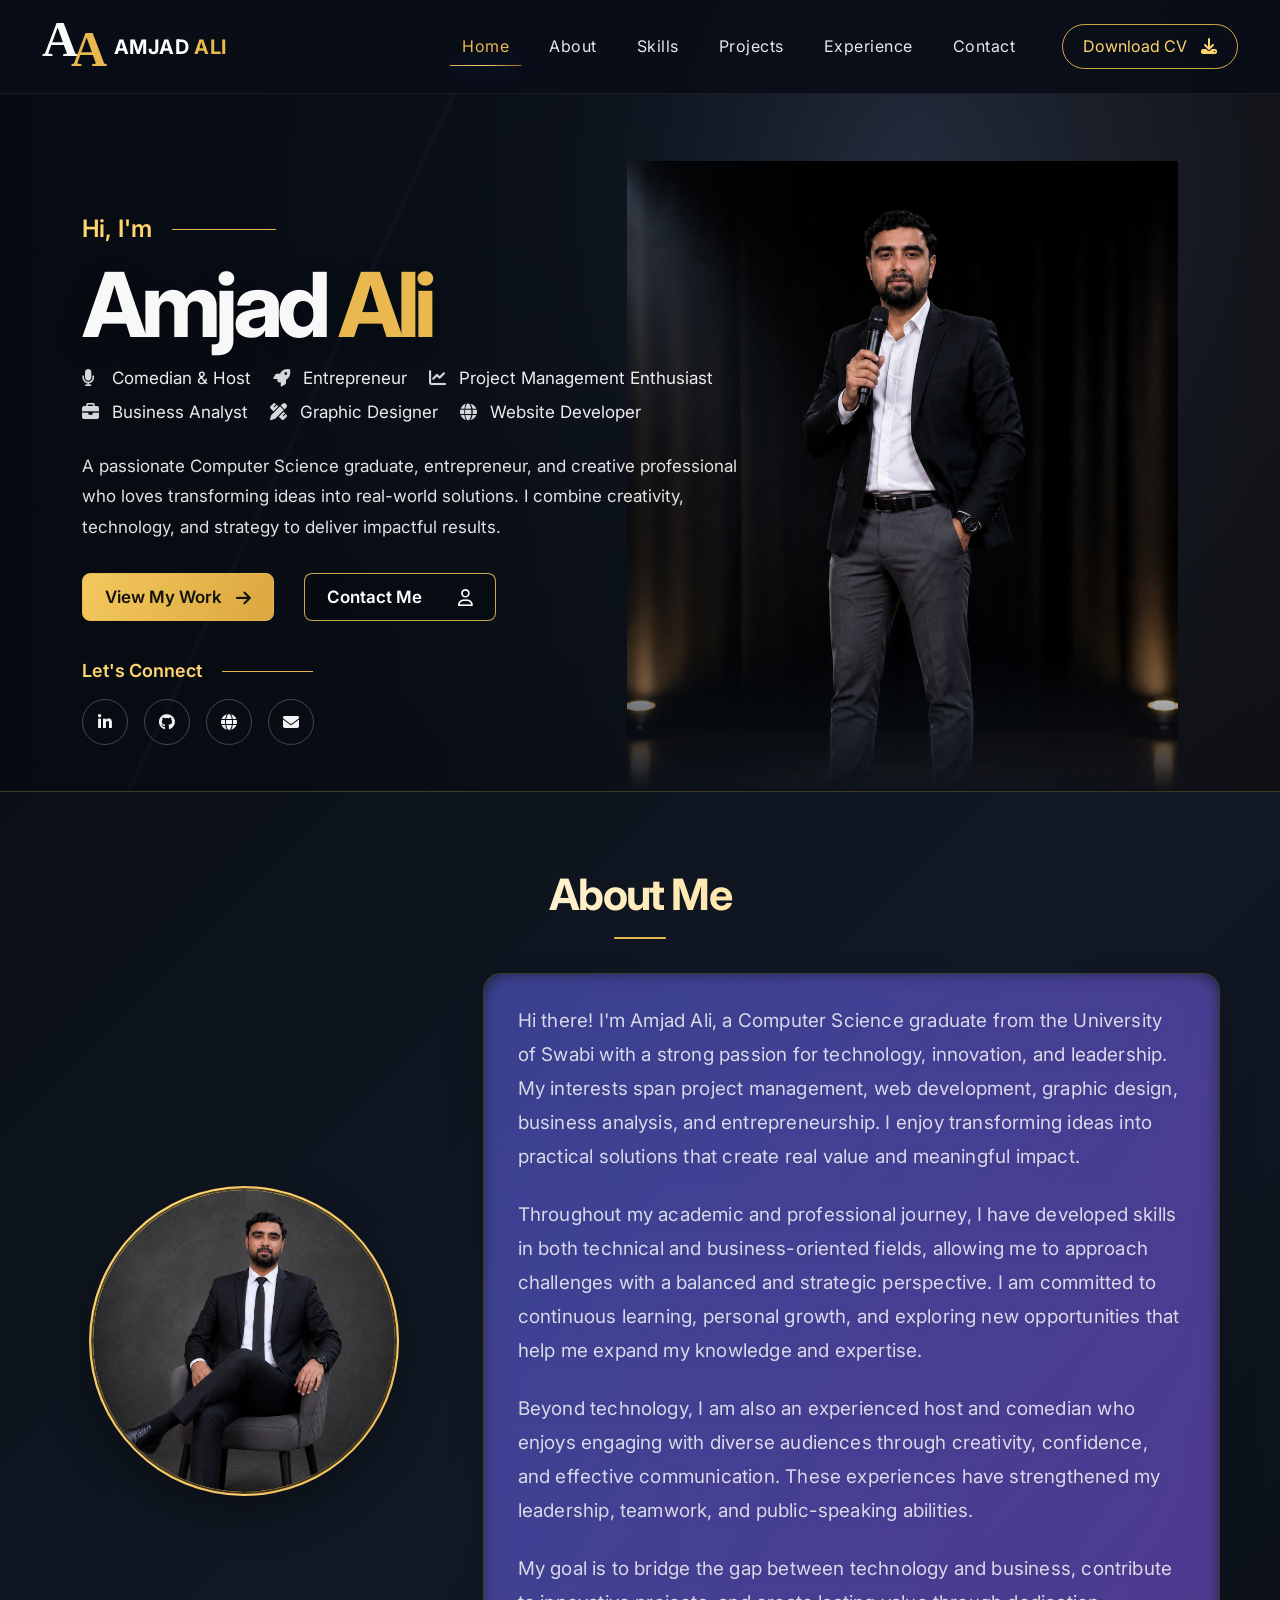
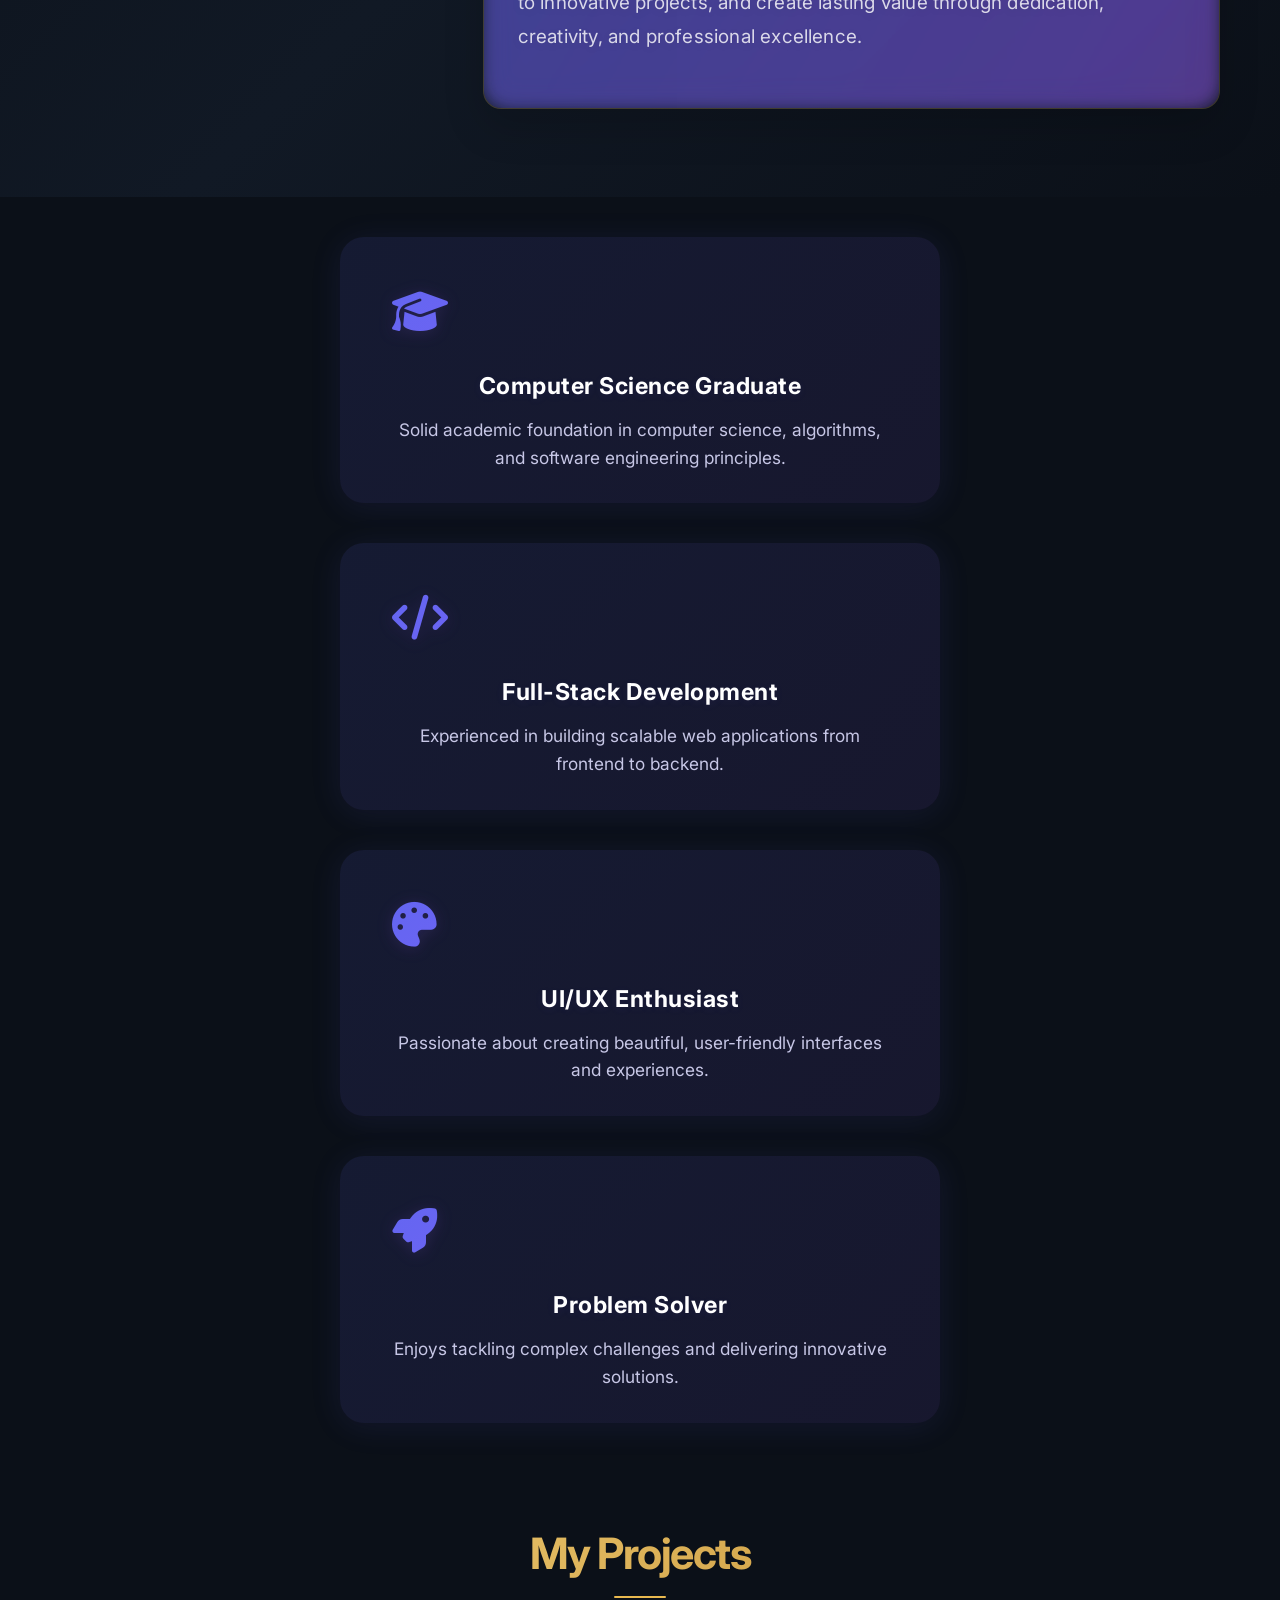
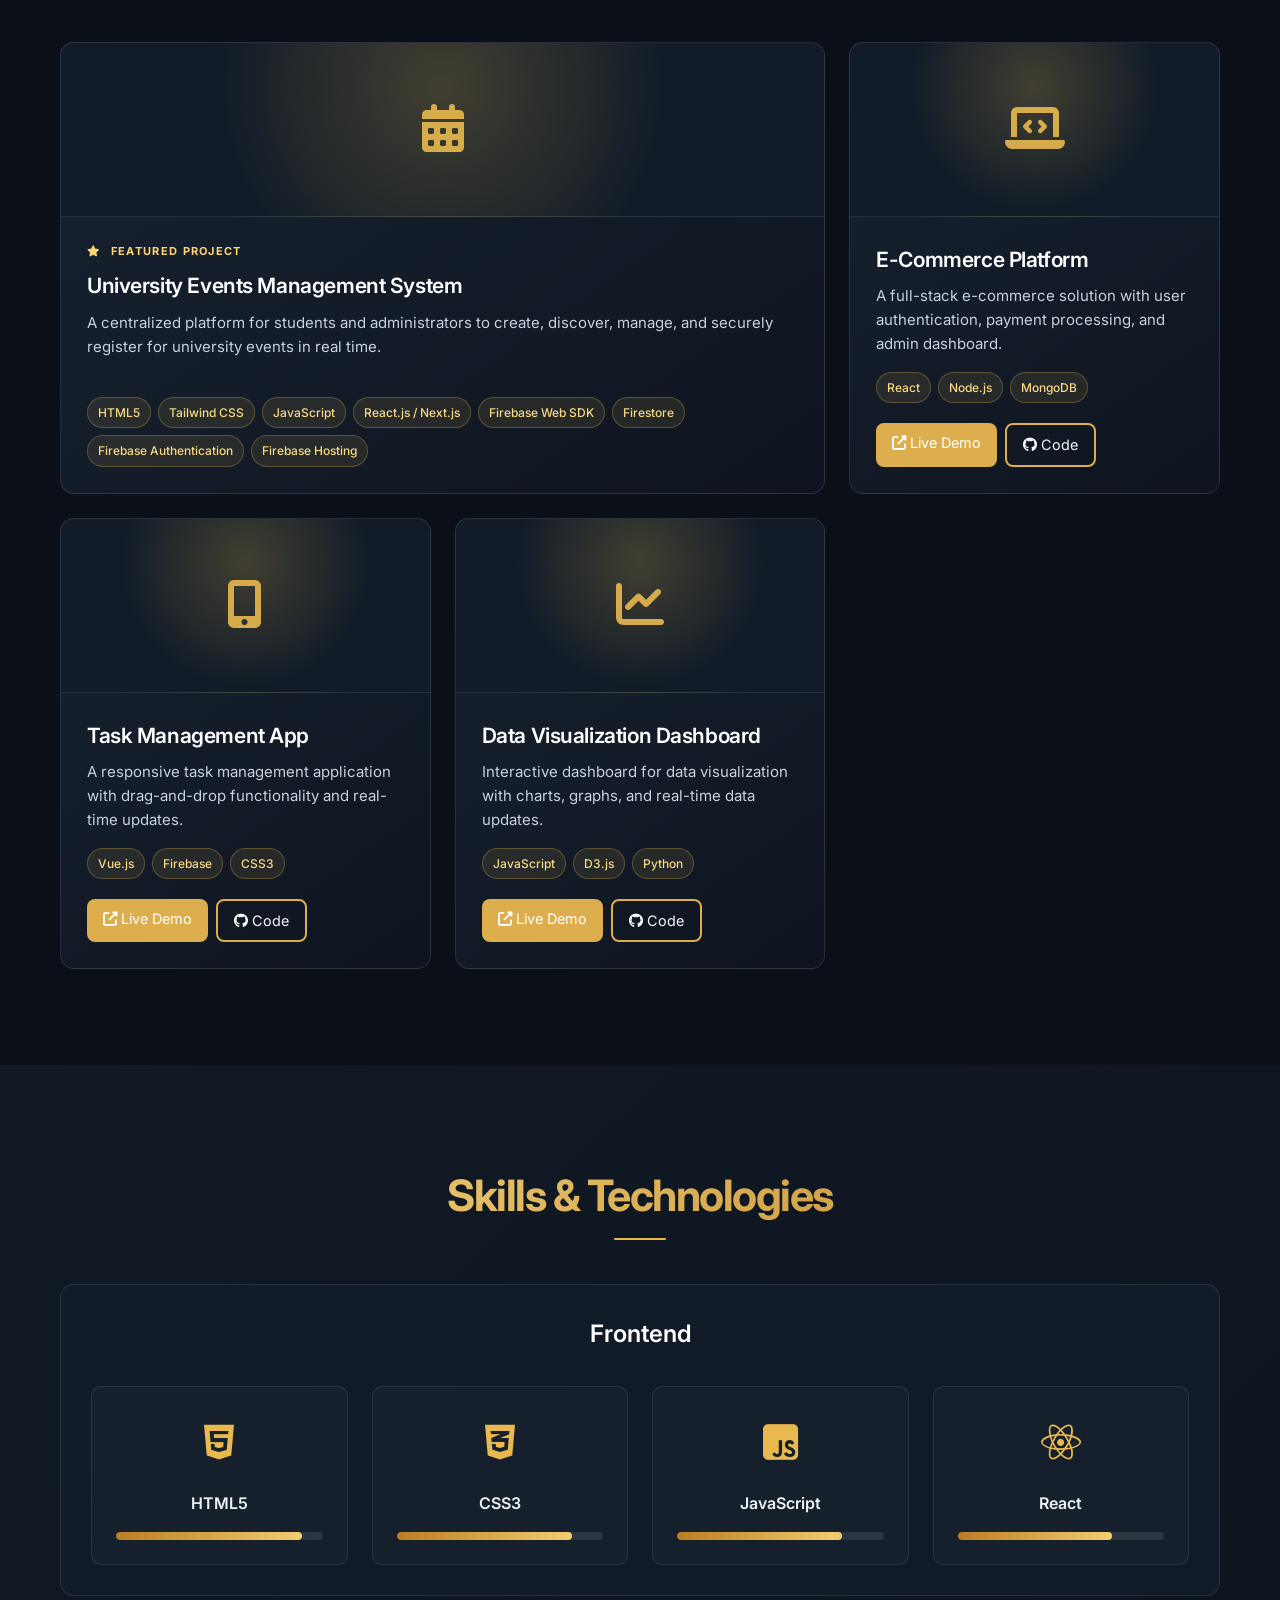
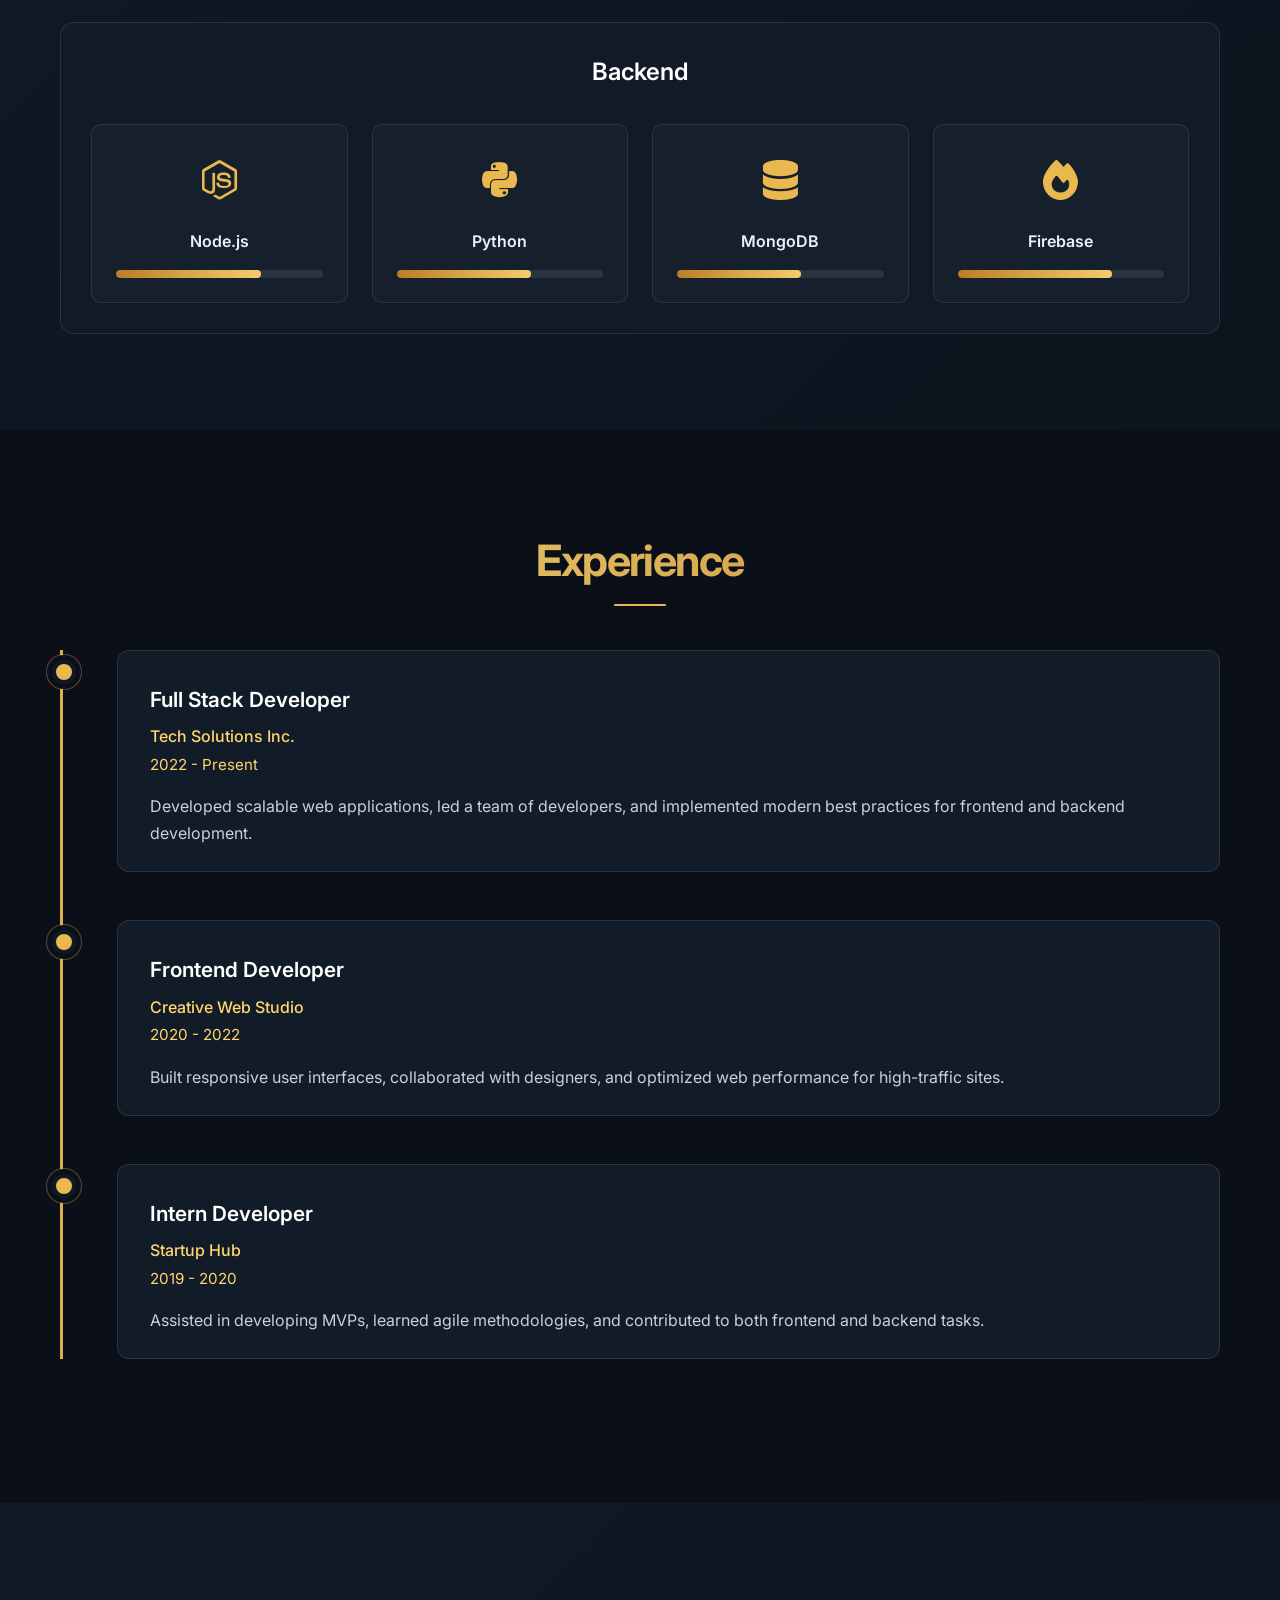
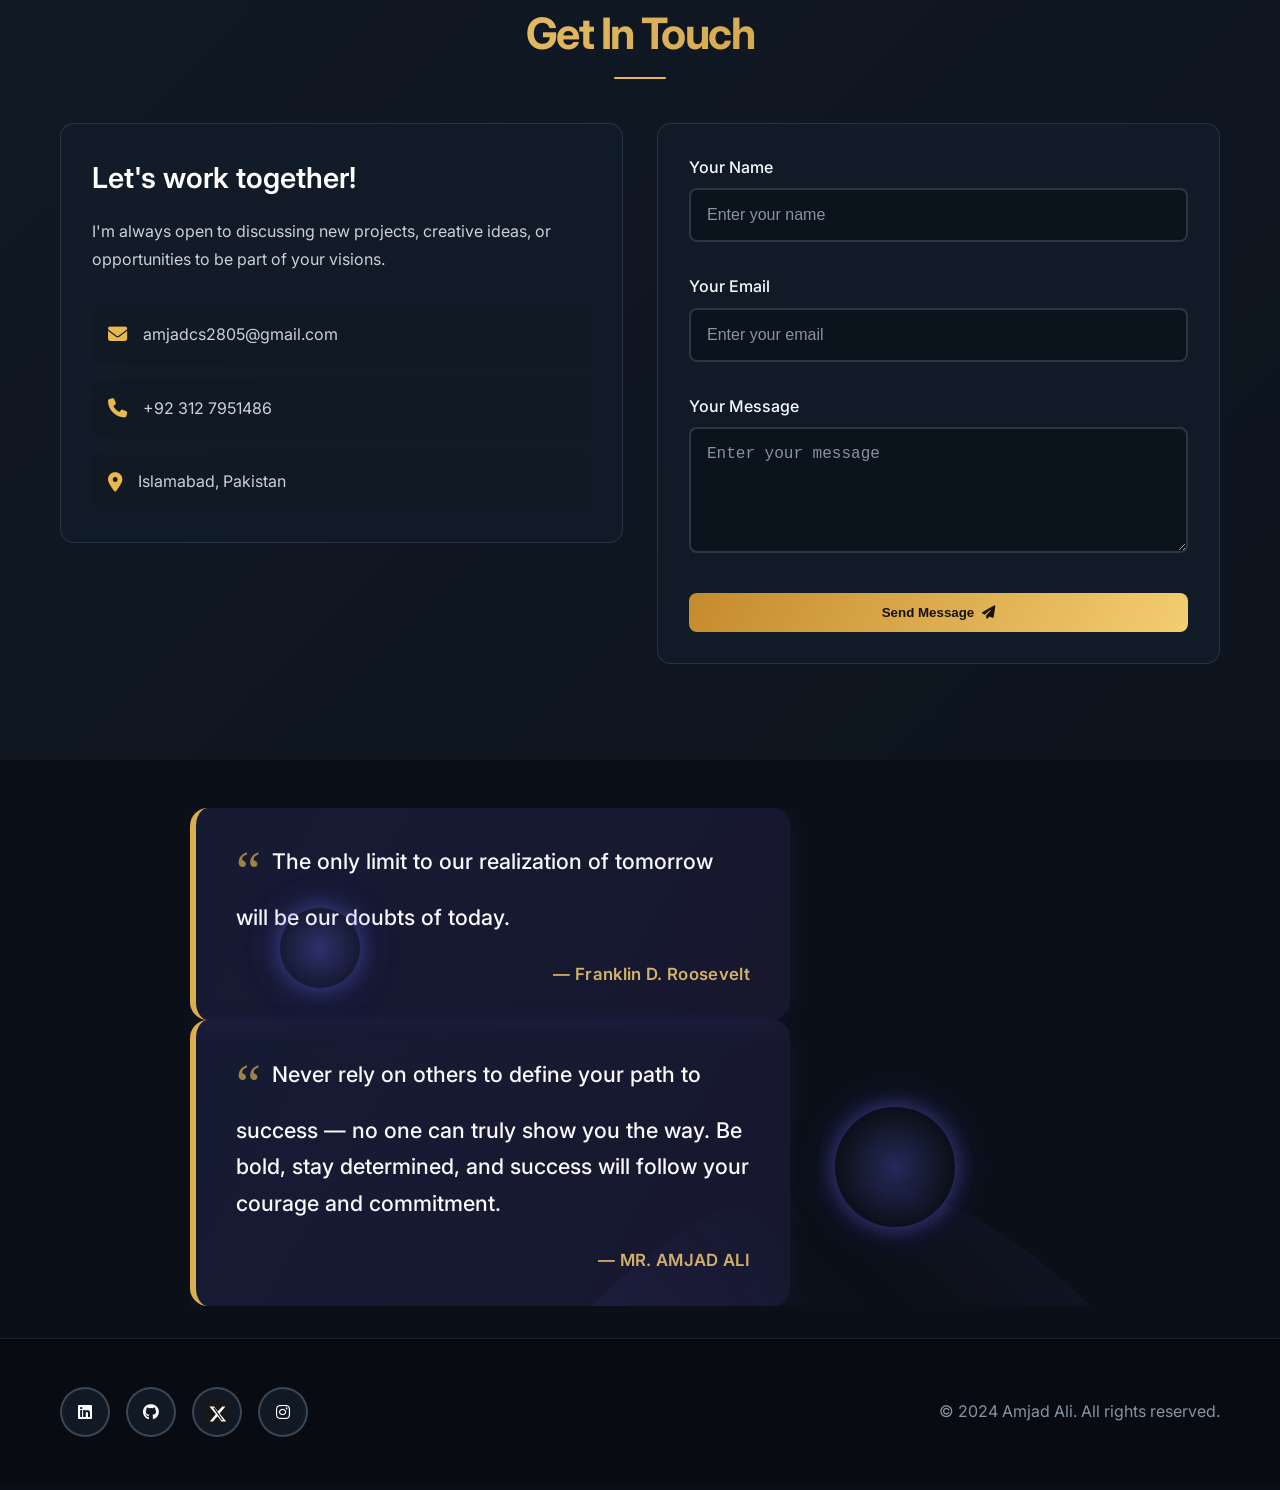
<file: index.html>
<!DOCTYPE html>
<html lang="en">
<head>
    <meta charset="UTF-8">
    <meta name="viewport" content="width=device-width, initial-scale=1.0">
    <meta name="description" content="Amjad Ali — Computer Science graduate, entrepreneur, web developer, and creative professional.">
    <title>Amjad Ali | Professional Portfolio</title>
    <link rel="stylesheet" href="styles.css">
    <link href="https://fonts.googleapis.com/css2?family=Inter:wght@300;400;500;600;700&display=swap" rel="stylesheet">
    <link rel="stylesheet" href="https://cdnjs.cloudflare.com/ajax/libs/font-awesome/6.4.0/css/all.min.css">
</head>
<body>
    <!-- Navigation -->
    <nav class="navbar">
        <div class="nav-container">
            <a class="aw-brand" href="#home" aria-label="Amjad Ali home">
                <span class="aw-brand-mark" aria-hidden="true">A<span>A</span></span>
                <span class="aw-brand-name">AMJAD <strong>ALI</strong></span>
            </a>
            <ul class="nav-menu">
                <li class="nav-item">
                    <a href="#home" class="nav-link">Home</a>
                </li>
                <li class="nav-item">
                    <a href="#about" class="nav-link">About</a>
                </li>
                <li class="nav-item">
                    <a href="#skills" class="nav-link">Skills</a>
                </li>
                <li class="nav-item">
                    <a href="#projects" class="nav-link">Projects</a>
                </li>
                <li class="nav-item">
                    <a href="experience.html" class="nav-link">Experience</a>
                </li>
                <li class="nav-item">
                    <a href="#contact" class="nav-link">Contact</a>
                </li>
            </ul>
            <a class="aw-cv-link" href="assets/CV.pdf" download>
                Download CV <i class="fas fa-download" aria-hidden="true"></i>
            </a>
            <div class="hamburger">
                <span class="bar"></span>
                <span class="bar"></span>
                <span class="bar"></span>
            </div>
        </div>
    </nav>

    <!-- Hero Section -->
    <section id="home" class="hero aw-hero">
        <div class="aw-hero-glow" aria-hidden="true"></div>
        <div class="hero-container">
            <div class="hero-content aw-hero-content">
                <p class="aw-greeting">Hi, I'm <span></span></p>
                <h1 class="aw-name">Amjad <em>Ali</em></h1>
                <div class="aw-roles" aria-label="Professional roles">
                    <span><i class="fas fa-microphone"></i> Comedian &amp; Host</span>
                    <span><i class="fas fa-rocket"></i> Entrepreneur</span>
                    <span><i class="fas fa-chart-line"></i> Project Management Enthusiast</span>
                    <span><i class="fas fa-briefcase"></i> Business Analyst</span>
                    <span><i class="fas fa-pen-ruler"></i> Graphic Designer</span>
                    <span><i class="fas fa-globe"></i> Website Developer</span>
                </div>
                <p class="aw-intro">A passionate Computer Science graduate, entrepreneur, and creative professional who loves transforming ideas into real-world solutions. I combine creativity, technology, and strategy to deliver impactful results.</p>
                <div class="hero-buttons aw-hero-actions">
                    <button class="btn aw-primary-button" onclick="scrollToSection('projects')">View My Work <i class="fas fa-arrow-right"></i></button>
                    <button class="btn aw-secondary-button" id="contactInfoBtn">Contact Me <i class="far fa-user"></i></button>
                </div>
                <div class="aw-social-area">
                    <p>Let's Connect <span></span></p>
                    <div class="aw-social-links">
                        <a href="https://www.linkedin.com/in/amjad-ali-2118a2272" aria-label="LinkedIn" target="_blank" rel="noopener noreferrer"><i class="fab fa-linkedin-in"></i></a>
                        <a href="#contact" aria-label="GitHub"><i class="fab fa-github"></i></a>
                        <a href="#contact" aria-label="Website"><i class="fas fa-globe"></i></a>
                        <a href="#contact" aria-label="Email"><i class="fas fa-envelope"></i></a>
                    </div>
                </div>
            </div>
            <div class="aw-hero-photo" aria-hidden="true">
                <img src="assets/img new 2.png" alt="">
            </div>
        </div>
    </section>

    <!-- About Section -->
    <section id="about" class="about">
        <div class="container">
            <h2 class="section-title">About Me</h2>
            <div class="about-content">
                <div class="about-image">
                    <div class="image-container" data-aos="fade-up">
                        <div class="profile-image-wrapper">
                            <img id="profileImage" src="assets/img.png" alt="Amjad Ali" class="profile-image" style="display: block;">
                        </div>
                    </div>
                </div>
                <div class="about-card">
                    <div class="about-text">
                        <p class="about-description">
                            Hi there! I'm Amjad Ali, a Computer Science graduate from the University of Swabi with a strong passion for technology, innovation, and leadership. My interests span project management, web development, graphic design, business analysis, and entrepreneurship. I enjoy transforming ideas into practical solutions that create real value and meaningful impact.
                        </p>
                        <p class="about-description">
                            Throughout my academic and professional journey, I have developed skills in both technical and business-oriented fields, allowing me to approach challenges with a balanced and strategic perspective. I am committed to continuous learning, personal growth, and exploring new opportunities that help me expand my knowledge and expertise.
                        </p>
                        <p class="about-description">
                            Beyond technology, I am also an experienced host and comedian who enjoys engaging with diverse audiences through creativity, confidence, and effective communication. These experiences have strengthened my leadership, teamwork, and public-speaking abilities.
                        </p>
                        <p class="about-description">
                            My goal is to bridge the gap between technology and business, contribute to innovative projects, and create lasting value through dedication, creativity, and professional excellence.
                        </p>
                    </div>
                </div>
            </div>
        </div>
    </section>

    <!-- Motivational Video Section removed as requested -->

    <!-- Computer Science Showcase Section -->
    <!-- Removed cs-showcase section as requested -->

    <!-- Highlights as separate, pressable sections -->
    <section id="highlight-cs" class="highlight-section pressable-card">
        <div class="container">
            <div class="highlight-icon"><i class="fas fa-graduation-cap"></i></div>
            <h3 class="highlight-title">Computer Science Graduate</h3>
            <p class="highlight-desc">Solid academic foundation in computer science, algorithms, and software engineering principles.</p>
        </div>
    </section>
    <section id="highlight-fullstack" class="highlight-section pressable-card">
        <div class="container">
            <div class="highlight-icon"><i class="fas fa-code"></i></div>
            <h3 class="highlight-title">Full-Stack Development</h3>
            <p class="highlight-desc">Experienced in building scalable web applications from frontend to backend.</p>
        </div>
    </section>
    <section id="highlight-uiux" class="highlight-section pressable-card">
        <div class="container">
            <div class="highlight-icon"><i class="fas fa-palette"></i></div>
            <h3 class="highlight-title">UI/UX Enthusiast</h3>
            <p class="highlight-desc">Passionate about creating beautiful, user-friendly interfaces and experiences.</p>
        </div>
    </section>
    <section id="highlight-problem" class="highlight-section pressable-card">
        <div class="container">
            <div class="highlight-icon"><i class="fas fa-rocket"></i></div>
            <h3 class="highlight-title">Problem Solver</h3>
            <p class="highlight-desc">Enjoys tackling complex challenges and delivering innovative solutions.</p>
        </div>
    </section>

    <!-- Projects Section -->
    <section id="projects" class="projects">
        <div class="container">
            <h2 class="section-title">My Projects</h2>
            <div class="projects-grid">
                <div class="project-card featured-project" data-aos="fade-up">
                    <div class="project-image">
                        <div class="project-placeholder">
                            <i class="fas fa-calendar-days"></i>
                        </div>
                    </div>
                    <div class="project-content">
                        <p class="project-kicker"><i class="fas fa-star" aria-hidden="true"></i> Featured project</p>
                        <h3 class="project-title">University Events Management System</h3>
                        <p class="project-description">
                            A centralized platform for students and administrators to create, discover, manage,
                            and securely register for university events in real time.
                        </p>
                        <div class="project-tech" aria-label="Technologies used">
                            <span class="tech-tag">HTML5</span>
                            <span class="tech-tag">Tailwind CSS</span>
                            <span class="tech-tag">JavaScript</span>
                            <span class="tech-tag">React.js / Next.js</span>
                            <span class="tech-tag">Firebase Web SDK</span>
                            <span class="tech-tag">Firestore</span>
                            <span class="tech-tag">Firebase Authentication</span>
                            <span class="tech-tag">Firebase Hosting</span>
                        </div>
                    </div>
                </div>
                <div class="project-card" data-aos="fade-up">
                    <div class="project-image">
                        <div class="project-placeholder">
                            <i class="fas fa-laptop-code"></i>
                        </div>
                    </div>
                    <div class="project-content">
                        <h3 class="project-title">E-Commerce Platform</h3>
                        <p class="project-description">
                            A full-stack e-commerce solution with user authentication, payment processing, 
                            and admin dashboard.
                        </p>
                        <div class="project-tech">
                            <span class="tech-tag">React</span>
                            <span class="tech-tag">Node.js</span>
                            <span class="tech-tag">MongoDB</span>
                        </div>
                        <div class="project-buttons">
                            <a class="btn btn-small btn-primary" href="https://your-ecommerce-demo.com" target="_blank" rel="noopener noreferrer">
                                <i class="fas fa-external-link-alt"></i>
                                <span>Live Demo</span>
                            </a>
                            <a class="btn btn-small btn-secondary" href="https://github.com/yourusername/ecommerce-platform" target="_blank" rel="noopener noreferrer">
                                <i class="fab fa-github"></i>
                                <span>Code</span>
                            </a>
                        </div>
                    </div>
                </div>
                <div class="project-card" data-aos="fade-up" data-aos-delay="100">
                    <div class="project-image">
                        <div class="project-placeholder">
                            <i class="fas fa-mobile-alt"></i>
                        </div>
                    </div>
                    <div class="project-content">
                        <h3 class="project-title">Task Management App</h3>
                        <p class="project-description">
                            A responsive task management application with drag-and-drop functionality 
                            and real-time updates.
                        </p>
                        <div class="project-tech">
                            <span class="tech-tag">Vue.js</span>
                            <span class="tech-tag">Firebase</span>
                            <span class="tech-tag">CSS3</span>
                        </div>
                        <div class="project-buttons">
                            <a class="btn btn-small btn-primary" href="https://your-taskapp-demo.com" target="_blank" rel="noopener noreferrer">
                                <i class="fas fa-external-link-alt"></i>
                                <span>Live Demo</span>
                            </a>
                            <a class="btn btn-small btn-secondary" href="https://github.com/yourusername/task-management-app" target="_blank" rel="noopener noreferrer">
                                <i class="fab fa-github"></i>
                                <span>Code</span>
                            </a>
                        </div>
                    </div>
                </div>
                <div class="project-card" data-aos="fade-up" data-aos-delay="200">
                    <div class="project-image">
                        <div class="project-placeholder">
                            <i class="fas fa-chart-line"></i>
                        </div>
                    </div>
                    <div class="project-content">
                        <h3 class="project-title">Data Visualization Dashboard</h3>
                        <p class="project-description">
                            Interactive dashboard for data visualization with charts, graphs, 
                            and real-time data updates.
                        </p>
                        <div class="project-tech">
                            <span class="tech-tag">JavaScript</span>
                            <span class="tech-tag">D3.js</span>
                            <span class="tech-tag">Python</span>
                        </div>
                        <div class="project-buttons">
                            <a class="btn btn-small btn-primary" href="https://your-dataviz-demo.com" target="_blank" rel="noopener noreferrer">
                                <i class="fas fa-external-link-alt"></i>
                                <span>Live Demo</span>
                            </a>
                            <a class="btn btn-small btn-secondary" href="https://github.com/yourusername/data-viz-dashboard" target="_blank" rel="noopener noreferrer">
                                <i class="fab fa-github"></i>
                                <span>Code</span>
                            </a>
                        </div>
                    </div>
                </div>
            </div>
        </div>
    </section>

    <!-- Skills Section -->
    <section id="skills" class="skills">
        <div class="container">
            <h2 class="section-title">Skills & Technologies</h2>
            <div class="skills-content">
                <div class="skills-category">
                    <h3 class="category-title">Frontend</h3>
                    <div class="skills-grid">
                        <div class="skill-item" data-aos="fade-up">
                            <div class="skill-icon">
                                <i class="fab fa-html5"></i>
                            </div>
                            <span class="skill-name">HTML5</span>
                            <div class="skill-bar">
                                <div class="skill-progress" data-progress="90"></div>
                            </div>
                        </div>
                        <div class="skill-item" data-aos="fade-up" data-aos-delay="50">
                            <div class="skill-icon">
                                <i class="fab fa-css3-alt"></i>
                            </div>
                            <span class="skill-name">CSS3</span>
                            <div class="skill-bar">
                                <div class="skill-progress" data-progress="85"></div>
                            </div>
                        </div>
                        <div class="skill-item" data-aos="fade-up" data-aos-delay="100">
                            <div class="skill-icon">
                                <i class="fab fa-js-square"></i>
                            </div>
                            <span class="skill-name">JavaScript</span>
                            <div class="skill-bar">
                                <div class="skill-progress" data-progress="80"></div>
                            </div>
                        </div>
                        <div class="skill-item" data-aos="fade-up" data-aos-delay="150">
                            <div class="skill-icon">
                                <i class="fab fa-react"></i>
                            </div>
                            <span class="skill-name">React</span>
                            <div class="skill-bar">
                                <div class="skill-progress" data-progress="75"></div>
                            </div>
                        </div>
                    </div>
                </div>

                <div class="skills-category">
                    <h3 class="category-title">Backend</h3>
                    <div class="skills-grid">
                        <div class="skill-item" data-aos="fade-up">
                            <div class="skill-icon">
                                <i class="fab fa-node-js"></i>
                            </div>
                            <span class="skill-name">Node.js</span>
                            <div class="skill-bar">
                                <div class="skill-progress" data-progress="70"></div>
                            </div>
                        </div>
                        <div class="skill-item" data-aos="fade-up" data-aos-delay="50">
                            <div class="skill-icon">
                                <i class="fab fa-python"></i>
                            </div>
                            <span class="skill-name">Python</span>
                            <div class="skill-bar">
                                <div class="skill-progress" data-progress="65"></div>
                            </div>
                        </div>
                        <div class="skill-item" data-aos="fade-up" data-aos-delay="100">
                            <div class="skill-icon">
                                <i class="fas fa-database"></i>
                            </div>
                            <span class="skill-name">MongoDB</span>
                            <div class="skill-bar">
                                <div class="skill-progress" data-progress="60"></div>
                            </div>
                        </div>
                        <div class="skill-item" data-aos="fade-up" data-aos-delay="150">
                            <div class="skill-icon">
                                <i class="fas fa-fire"></i>
                            </div>
                            <span class="skill-name">Firebase</span>
                            <div class="skill-bar">
                                <div class="skill-progress" data-progress="75"></div>
                            </div>
                        </div>
                    </div>
                </div>
            </div>
        </div>
    </section>

    <!-- Experience Section -->
    <section id="experience" class="experience">
        <div class="container">
            <h2 class="section-title">Experience</h2>
            <div class="experience-timeline">
                <div class="timeline-item" data-aos="fade-up">
                    <div class="timeline-dot"></div>
                    <div class="timeline-content">
                        <h3 class="timeline-title">Full Stack Developer</h3>
                        <span class="timeline-company">Tech Solutions Inc.</span>
                        <span class="timeline-date">2022 - Present</span>
                        <p class="timeline-description">Developed scalable web applications, led a team of developers, and implemented modern best practices for frontend and backend development.</p>
                    </div>
                </div>
                <div class="timeline-item" data-aos="fade-up" data-aos-delay="100">
                    <div class="timeline-dot"></div>
                    <div class="timeline-content">
                        <h3 class="timeline-title">Frontend Developer</h3>
                        <span class="timeline-company">Creative Web Studio</span>
                        <span class="timeline-date">2020 - 2022</span>
                        <p class="timeline-description">Built responsive user interfaces, collaborated with designers, and optimized web performance for high-traffic sites.</p>
                    </div>
                </div>
                <div class="timeline-item" data-aos="fade-up" data-aos-delay="200">
                    <div class="timeline-dot"></div>
                    <div class="timeline-content">
                        <h3 class="timeline-title">Intern Developer</h3>
                        <span class="timeline-company">Startup Hub</span>
                        <span class="timeline-date">2019 - 2020</span>
                        <p class="timeline-description">Assisted in developing MVPs, learned agile methodologies, and contributed to both frontend and backend tasks.</p>
                    </div>
                </div>
            </div>
        </div>
    </section>

    <!-- Contact Section -->
    <section id="contact" class="contact">
        <div class="container">
            <h2 class="section-title">Get In Touch</h2>
            <div class="contact-content">
                <div class="contact-info">
                    <h3>Let's work together!</h3>
                    <p>I'm always open to discussing new projects, creative ideas, or opportunities to be part of your visions.</p>
                    <div class="contact-details">
                        <div class="contact-item">
                            <i class="fas fa-envelope"></i>
                            <span>amjadcs2805@gmail.com</span>
                        </div>
                        <div class="contact-item">
                            <i class="fas fa-phone"></i>
                            <span>+92 312 7951486</span>
                        </div>
                        <div class="contact-item">
                            <i class="fas fa-map-marker-alt"></i>
                            <span>Islamabad, Pakistan</span>
                        </div>
                    </div>
                </div>
                <form class="contact-form" id="contactForm">
                    <div class="form-group">
                        <label for="name">Your Name</label>
                        <input type="text" id="name" name="name" placeholder="Enter your name" required>
                    </div>
                    <div class="form-group">
                        <label for="email">Your Email</label>
                        <input type="email" id="email" name="email" placeholder="Enter your email" required>
                    </div>
                    <div class="form-group">
                        <label for="message">Your Message</label>
                        <textarea id="message" name="message" placeholder="Enter your message" rows="5" required></textarea>
                    </div>
                    <button type="submit" class="btn btn-primary glow-button btn-submit">
                        <span class="btn-text">Send Message</span>
                        <i class="fas fa-paper-plane btn-icon"></i>
                        <div class="btn-glow"></div>
                    </button>
                </form>
            </div>
        </div>
    </section>

    <!-- Success Quote Section -->
    <section class="success-quote-section" style="position: relative; overflow: hidden; margin: 3rem auto 2rem auto; max-width: 900px;">
        <!-- Animated Background Elements (like home) -->
        <div class="success-quote-background">
            <div class="animated-particle"></div>
            <div class="animated-particle"></div>
            <div class="animated-particle"></div>
            <div class="animated-particle"></div>
            <div class="animated-particle"></div>
            <div class="geometric-shape"></div>
            <div class="geometric-shape"></div>
            <div class="glowing-orb orb-1"></div>
            <div class="glowing-orb orb-2"></div>
            <div class="gradient-overlay"></div>
        </div>
        <blockquote class="success-quote animated-quote" data-aos="fade-up">
            <span class="quote-mark">“</span>
            The only limit to our realization of tomorrow will be our doubts of today.
            <span class="quote-author">— Franklin D. Roosevelt</span>
        </blockquote>
        <blockquote class="success-quote animated-quote" data-aos="fade-up" data-aos-delay="200">
            <span class="quote-mark">“</span>
            Never rely on others to define your path to success — no one can truly show you the way. Be bold, stay determined, and success will follow your courage and commitment.
            <span class="quote-author">— MR. AMJAD ALI</span>
        </blockquote>
    </section>

    <!-- Footer -->
    <footer class="footer">
        <div class="container">
            <div class="footer-content">
                <div class="footer-social">
                    <a href="https://www.linkedin.com/in/amjad-ali-2118a2272" class="social-link" aria-label="LinkedIn" target="_blank" rel="noopener noreferrer">
                        <i class="fab fa-linkedin"></i>
                    </a>
                    <a href="#" class="social-link" aria-label="GitHub">
                        <i class="fab fa-github"></i>
                    </a>
                    <a href="#" class="social-link" aria-label="Twitter">
                        <span style="display:inline-block;width:24px;height:24px;vertical-align:middle;">
                          <svg viewBox="0 0 120 120" fill="none" xmlns="http://www.w3.org/2000/svg" width="24" height="24">
                            <rect width="120" height="120" rx="24" fill="#181818"/>
                            <path d="M86.7 33H102L73.2 67.1L106.1 107H83.2L62.7 81.7L39.6 107H24.2L54.1 70.7L22.1 33H45.6L64.1 56.1L86.7 33ZM82.7 100.1H89.9L48.1 39.1H40.5L82.7 100.1Z" fill="white"/>
                          </svg>
                        </span>
                    </a>
                    <a href="#" class="social-link" aria-label="Instagram">
                        <i class="fab fa-instagram"></i>
                    </a>
                </div>
                <div class="footer-text">
                    <p>&copy; 2024 Amjad Ali. All rights reserved.</p>
                </div>
            </div>
        </div>
    </footer>

    <script src="script.js"></script>
</body>
</html>
</file>
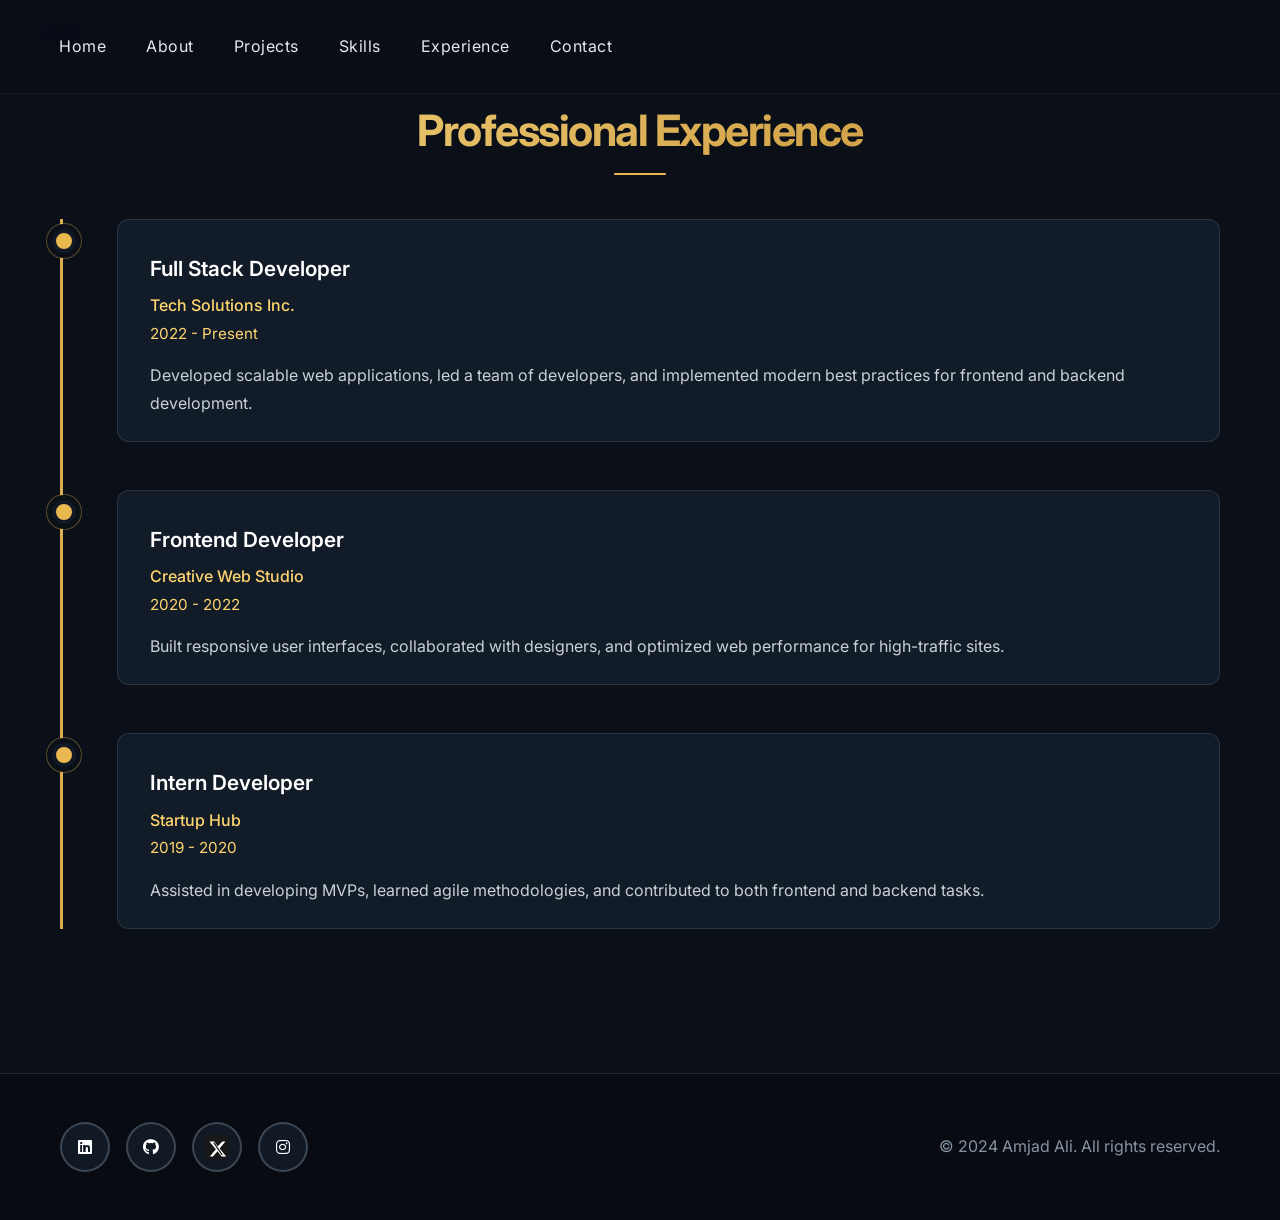
<file: experience.html>
<!DOCTYPE html>
<html lang="en">
<head>
    <meta charset="UTF-8">
    <meta name="viewport" content="width=device-width, initial-scale=1.0">
    <title>Experience - Amjad Ali</title>
    <link rel="stylesheet" href="styles.css">
    <link href="https://fonts.googleapis.com/css2?family=Inter:wght@300;400;500;600;700&display=swap" rel="stylesheet">
    <link rel="stylesheet" href="https://cdnjs.cloudflare.com/ajax/libs/font-awesome/6.4.0/css/all.min.css">
</head>
<body>
    <nav class="navbar">
        <div class="nav-container">
            <ul class="nav-menu">
                <li class="nav-item"><a href="index.html#home" class="nav-link">Home</a></li>
                <li class="nav-item"><a href="index.html#about" class="nav-link">About</a></li>
                <li class="nav-item"><a href="index.html#projects" class="nav-link">Projects</a></li>
                <li class="nav-item"><a href="index.html#skills" class="nav-link">Skills</a></li>
                <li class="nav-item"><a href="experience.html" class="nav-link active">Experience</a></li>
                <li class="nav-item"><a href="index.html#contact" class="nav-link">Contact</a></li>
            </ul>
            <div class="hamburger">
                <span class="bar"></span>
                <span class="bar"></span>
                <span class="bar"></span>
            </div>
        </div>
    </nav>
    <section class="experience experience-page">
        <div class="container">
            <h2 class="section-title">Professional Experience</h2>
            <div class="experience-timeline">
                <div class="timeline-item" data-aos="fade-up">
                    <div class="timeline-dot"></div>
                    <div class="timeline-content">
                        <h3 class="timeline-title">Full Stack Developer</h3>
                        <span class="timeline-company">Tech Solutions Inc.</span>
                        <span class="timeline-date">2022 - Present</span>
                        <p class="timeline-description">Developed scalable web applications, led a team of developers, and implemented modern best practices for frontend and backend development.</p>
                    </div>
                </div>
                <div class="timeline-item" data-aos="fade-up" data-aos-delay="100">
                    <div class="timeline-dot"></div>
                    <div class="timeline-content">
                        <h3 class="timeline-title">Frontend Developer</h3>
                        <span class="timeline-company">Creative Web Studio</span>
                        <span class="timeline-date">2020 - 2022</span>
                        <p class="timeline-description">Built responsive user interfaces, collaborated with designers, and optimized web performance for high-traffic sites.</p>
                    </div>
                </div>
                <div class="timeline-item" data-aos="fade-up" data-aos-delay="200">
                    <div class="timeline-dot"></div>
                    <div class="timeline-content">
                        <h3 class="timeline-title">Intern Developer</h3>
                        <span class="timeline-company">Startup Hub</span>
                        <span class="timeline-date">2019 - 2020</span>
                        <p class="timeline-description">Assisted in developing MVPs, learned agile methodologies, and contributed to both frontend and backend tasks.</p>
                    </div>
                </div>
            </div>
        </div>
    </section>
    <footer class="footer">
        <div class="container">
            <div class="footer-content">
                <div class="footer-social">
                    <a href="https://www.linkedin.com/in/amjad-ali-2118a2272" class="social-link" aria-label="LinkedIn" target="_blank" rel="noopener noreferrer">
                        <i class="fab fa-linkedin"></i>
                    </a>
                    <a href="#" class="social-link" aria-label="GitHub">
                        <i class="fab fa-github"></i>
                    </a>
                    <a href="#" class="social-link" aria-label="Twitter">
                        <span style="display:inline-block;width:24px;height:24px;vertical-align:middle;">
                          <svg viewBox="0 0 120 120" fill="none" xmlns="http://www.w3.org/2000/svg" width="24" height="24">
                            <rect width="120" height="120" rx="24" fill="#181818"/>
                            <path d="M86.7 33H102L73.2 67.1L106.1 107H83.2L62.7 81.7L39.6 107H24.2L54.1 70.7L22.1 33H45.6L64.1 56.1L86.7 33ZM82.7 100.1H89.9L48.1 39.1H40.5L82.7 100.1Z" fill="white"/>
                          </svg>
                        </span>
                    </a>
                    <a href="#" class="social-link" aria-label="Instagram">
                        <i class="fab fa-instagram"></i>
                    </a>
                </div>
                <div class="footer-text">
                    <p>&copy; 2024 Amjad Ali. All rights reserved.</p>
                </div>
            </div>
        </div>
    </footer>
    <script src="script.js"></script>
</body>
</html>
</file>
<file: styles.css>
/* Reset and Base Styles */
* {
    margin: 0;
    padding: 0;
    box-sizing: border-box;
}

:root {
    --bg-primary: #0D0D0D;
    --bg-secondary: #121212;
    --bg-tertiary: #1A1A1A;
    --text-primary: #FFFFFF;
    --text-secondary: #CCCCCC;
    --text-muted: #888888;
    --accent-primary: #6366F1;
    --accent-secondary: #8B5CF6;
    --accent-tertiary: #EC4899;
    --border-color: #333333;
    --shadow-color: rgba(0, 0, 0, 0.3);
    --gradient-primary: linear-gradient(135deg, var(--accent-primary), var(--accent-secondary));
    --gradient-secondary: linear-gradient(135deg, var(--accent-secondary), var(--accent-tertiary));
    --transition-fast: 0.2s ease;
    --transition-normal: 0.3s ease;
    --transition-slow: 0.5s ease;
}

html {
    scroll-behavior: smooth;
}

body {
    font-family: 'Inter', sans-serif;
    background-color: var(--bg-primary);
    color: var(--text-primary);
    line-height: 1.6;
    overflow-x: hidden;
}

.container {
    max-width: 1200px;
    margin: 0 auto;
    padding: 0 20px;
}

/* Typography */
.section-title {
    font-size: 2.5rem;
    font-weight: 700;
    text-align: center;
    margin-bottom: 3rem;
    background: var(--gradient-primary);
    -webkit-background-clip: text;
    -webkit-text-fill-color: transparent;
    background-clip: text;
    position: relative;
}

.section-title::after {
    content: '';
    position: absolute;
    bottom: -10px;
    left: 50%;
    transform: translateX(-50%);
    width: 60px;
    height: 4px;
    background: var(--gradient-primary);
    border-radius: 2px;
}

/* Navigation */
.navbar {
    position: fixed;
    top: 0;
    width: 100%;
    background: rgba(13, 13, 13, 0.97);
    backdrop-filter: blur(10px);
    z-index: 1000;
    transition: var(--transition-normal);
    box-shadow: 0 2px 16px 0 rgba(0,0,0,0.12);
    border-bottom: 1px solid rgba(99,102,241,0.08);
}

.nav-container {
    display: flex;
    justify-content: flex-start;
    align-items: flex-start;
    gap: 2.5rem;
    max-width: 1200px;
    margin: 0 auto;
    padding: 0 20px;
}

.nav-logo {
    display: flex;
    flex-direction: column;
    align-items: flex-start;
    min-width: 320px;
    margin-top: 1.5rem;
}

/* Modern Logo Styles */
.logo-text {
    display: flex;
    align-items: center;
    font-size: 1.5rem;
    font-weight: 700;
    letter-spacing: 0.08em;
    color: var(--accent-primary);
    background: none;
    padding: 0.2rem 0.8rem 0.2rem 0.2rem;
    border-radius: 12px;
    box-shadow: none;
    transition: color 0.3s;
    gap: 0.5rem;
}
.logo-icon {
    display: flex;
    align-items: center;
    font-size: 1.4rem;
    color: var(--accent-secondary);
    margin-right: 0.2rem;
    filter: drop-shadow(0 2px 6px rgba(99,102,241,0.12));
    animation: logoGlow 2.5s infinite alternate;
}
@keyframes logoGlow {
    0% { filter: drop-shadow(0 2px 6px #6366F1); }
    100% { filter: drop-shadow(0 4px 12px #8B5CF6); }
}

.hero {
    padding-top: 75px !important;
    padding-left: 0 !important;
    margin-left: 0 !important;
    justify-content: flex-start !important;
}

.hero-container {
    padding-left: 0 !important;
    margin-left: 0 !important;
    align-items: flex-start !important;
    max-width: none !important;
    width: 100vw !important;
    margin-top: 0 !important;
}

.hero-content {
    padding-left: 2vw !important;
    margin-left: 0 !important;
    align-items: flex-start !important;
    text-align: left !important;
    width: 100%;
    max-width: 600px;
}

.hero-content-col, .hero-logo-col, .hero-visual {
    display: none !important;
}

.hero-title, .hero-subtitle, .hero-buttons {
    align-items: flex-start;
    text-align: left;
}

.hero-title {
    font-size: 2.5rem;
    font-weight: 700;
    line-height: 1.2;
    margin-bottom: 0.5rem;
}

.hero-buttons, .hero-buttons button, .hero-buttons * {
    list-style: none !important;
    list-style-type: none !important;
}

.hero-buttons {
    display: flex;
    flex-direction: row;
    gap: 1rem;
    flex-wrap: wrap;
    margin-top: 0.7rem;
}

.nav-menu {
    display: flex;
    flex-direction: row;
    align-items: center;
    margin-left: auto;
    gap: 1.2rem;
    margin-top: 1rem;
}

.nav-item {
    position: relative;
}

.nav-link {
    position: relative;
    padding: 0.75rem 1.5rem;
    color: var(--text-secondary);
    text-decoration: none;
    font-weight: 600;
    letter-spacing: 0.5px;
    font-size: 1.08rem;
    background: none;
    border: none;
    outline: none;
    transition: all 0.3s cubic-bezier(0.4, 0, 0.2, 1);
    z-index: 1;
    border-radius: 12px;
    overflow: hidden;
    backdrop-filter: blur(10px);
    background: rgba(255, 255, 255, 0.05);
    border: 1px solid rgba(255, 255, 255, 0.1);
}

.nav-link::before {
    content: '';
    position: absolute;
    top: 0;
    left: -100%;
    width: 100%;
    height: 100%;
    background: linear-gradient(90deg, 
        transparent 0%, 
        rgba(99, 102, 241, 0.2) 50%, 
        transparent 100%);
    transition: left 0.5s ease;
    z-index: -1;
}

.nav-link::after {
    content: '';
    position: absolute;
    bottom: 0;
    left: 50%;
    width: 0;
    height: 2px;
    background: linear-gradient(90deg, var(--accent-primary), var(--accent-secondary));
    transition: all 0.3s cubic-bezier(0.4, 0, 0.2, 1);
    transform: translateX(-50%);
    border-radius: 1px;
    box-shadow: 0 0 10px rgba(99, 102, 241, 0.5);
}

.nav-link:hover {
    color: var(--text-primary);
    background: rgba(255, 255, 255, 0.1);
    border-color: rgba(99, 102, 241, 0.3);
    transform: translateY(-2px);
    box-shadow: 
        0 8px 25px rgba(99, 102, 241, 0.2),
        0 4px 10px rgba(0, 0, 0, 0.1);
}

.nav-link:hover::before {
    left: 100%;
}

.nav-link:hover::after {
    width: 80%;
    box-shadow: 0 0 15px rgba(99, 102, 241, 0.8);
}

.nav-link.active {
    color: var(--text-primary);
    background: linear-gradient(135deg, 
        rgba(99, 102, 241, 0.2) 0%, 
        rgba(139, 92, 246, 0.2) 100%);
    border-color: rgba(99, 102, 241, 0.5);
    box-shadow: 
        0 8px 25px rgba(99, 102, 241, 0.3),
        0 4px 10px rgba(0, 0, 0, 0.1),
        inset 0 1px 0 rgba(255, 255, 255, 0.1);
    transform: translateY(-1px);
}

.nav-link.active::before {
    background: linear-gradient(90deg, 
        transparent 0%, 
        rgba(99, 102, 241, 0.4) 50%, 
        transparent 100%);
    animation: activeShine 2s ease-in-out infinite;
}

.nav-link.active::after {
    width: 90%;
    background: linear-gradient(90deg, var(--accent-primary), var(--accent-secondary), var(--accent-tertiary));
    box-shadow: 0 0 20px rgba(99, 102, 241, 0.8);
}

.nav-link:active {
    transform: translateY(0) scale(0.95);
    transition: all 0.1s ease;
    animation: buttonPress 0.2s ease-out;
    background: linear-gradient(135deg, 
        rgba(99, 102, 241, 0.3) 0%, 
        rgba(139, 92, 246, 0.3) 100%);
}

/* Mobile navigation enhancements */
@media (max-width: 1100px) {
    .hero-container {
        gap: 1.2rem;
    }
    .hero-visual {
        flex: 0 0 200px;
        min-width: 120px;
        margin-left: 1rem;
    }
}

@media (max-width: 900px) {
    .hero-container {
        padding: 0;
        max-width: 100%;
        align-items: flex-start;
        text-align: left;
    }
    .logo-text, .hero-content {
        align-items: flex-start;
        text-align: left;
        width: 100%;
    }
}

.hamburger {
    display: none;
    flex-direction: column;
    cursor: pointer;
}

.bar {
    width: 25px;
    height: 3px;
    background: var(--text-primary);
    margin: 3px 0;
    transition: var(--transition-fast);
}

/* Modern Hero Section with Advanced Animations */
.hero::before {
    content: '';
    position: absolute;
    top: 0;
    left: 0;
    right: 0;
    bottom: 0;
    background: 
        radial-gradient(circle at 20% 80%, rgba(99, 102, 241, 0.15) 0%, transparent 50%),
        radial-gradient(circle at 80% 20%, rgba(139, 92, 246, 0.15) 0%, transparent 50%),
        radial-gradient(circle at 40% 40%, rgba(236, 72, 153, 0.1) 0%, transparent 50%);
    z-index: 1;
    animation: morphGradient 15s ease-in-out infinite;
}

.hero::after {
    content: '';
    position: absolute;
    top: 0;
    left: 0;
    right: 0;
    bottom: 0;
    background-image: 
        url("data:image/svg+xml,%3Csvg width='60' height='60' viewBox='0 0 60 60' xmlns='http://www.w3.org/2000/svg'%3E%3Cg fill='none' fill-rule='evenodd'%3E%3Cg fill='%23ffffff' fill-opacity='0.02'%3E%3Cpath d='M30 30c0-11.046-8.954-20-20-20s-20 8.954-20 20 8.954 20 20 20 20-8.954 20-20zm0 0c0 11.046 8.954 20 20 20s20-8.954 20-20-8.954-20-20-20-20 8.954-20 20z'/%3E%3C/g%3E%3C/g%3E%3C/svg%3E");
    opacity: 0.3;
    z-index: 1;
    animation: modernPattern 25s linear infinite;
}

/* Modern animated background elements */
.hero-background {
    position: absolute;
    top: 0;
    left: 0;
    width: 100%;
    height: 100%;
    z-index: 1;
    overflow: hidden;
    background: transparent !important;
}

#starfield {
    position: absolute;
    top: 0;
    left: 0;
    width: 100%;
    height: 100%;
    display: block;
    z-index: 1;
    pointer-events: none;
    background: transparent;
}

/* Modern floating particles with trail effect */
.animated-particle {
    position: absolute;
    width: 3px;
    height: 3px;
    background: var(--accent-primary);
    border-radius: 50%;
    opacity: 0;
    filter: blur(1px);
    animation: modernParticle 8s linear infinite;
}

.animated-particle::before {
    content: '';
    position: absolute;
    top: 0;
    left: 0;
    width: 100%;
    height: 100%;
    background: inherit;
    border-radius: inherit;
    animation: particleTrail 2s linear infinite;
}

.animated-particle:nth-child(1) {
    top: 20%;
    left: 10%;
    animation-delay: 0s;
    background: #6366F1;
    box-shadow: 0 0 20px #6366F1;
}

.animated-particle:nth-child(2) {
    top: 60%;
    left: 80%;
    animation-delay: 1.5s;
    background: #8B5CF6;
    box-shadow: 0 0 20px #8B5CF6;
}

.animated-particle:nth-child(3) {
    top: 80%;
    left: 20%;
    animation-delay: 3s;
    background: #EC4899;
    box-shadow: 0 0 20px #EC4899;
}

.animated-particle:nth-child(4) {
    top: 30%;
    left: 70%;
    animation-delay: 4.5s;
    background: #6366F1;
    box-shadow: 0 0 20px #6366F1;
}

.animated-particle:nth-child(5) {
    top: 70%;
    left: 30%;
    animation-delay: 6s;
    background: #8B5CF6;
    box-shadow: 0 0 20px #8B5CF6;
}

.animated-particle:nth-child(6) {
    top: 40%;
    left: 90%;
    animation-delay: 7.5s;
    background: #EC4899;
    box-shadow: 0 0 20px #EC4899;
}

/* Modern geometric shapes with morphing */
.geometric-shape {
    position: absolute;
    opacity: 0.15;
    animation: modernShape 20s ease-in-out infinite;
    backdrop-filter: blur(10px);
}

.geometric-shape:nth-child(1) {
    top: 15%;
    right: 15%;
    width: 80px;
    height: 80px;
    border: 2px solid var(--accent-primary);
    border-radius: 20px;
    animation-delay: 0s;
    box-shadow: 0 0 30px rgba(99, 102, 241, 0.3);
}

.geometric-shape:nth-child(2) {
    bottom: 25%;
    left: 10%;
    width: 60px;
    height: 60px;
    border: 2px solid var(--accent-secondary);
    border-radius: 50%;
    animation-delay: 7s;
    box-shadow: 0 0 30px rgba(139, 92, 246, 0.3);
}

.geometric-shape:nth-child(3) {
    top: 50%;
    right: 25%;
    width: 40px;
    height: 40px;
    background: var(--accent-tertiary);
    border-radius: 10px;
    animation-delay: 14s;
    box-shadow: 0 0 30px rgba(236, 72, 153, 0.3);
}

/* Modern gradient overlay with wave effect */
.gradient-overlay {
    position: absolute;
    top: 0;
    left: 0;
    width: 100%;
    height: 100%;
    background: linear-gradient(45deg, 
        transparent 0%, 
        rgba(99, 102, 241, 0.08) 25%, 
        transparent 50%, 
        rgba(139, 92, 246, 0.08) 75%, 
        transparent 100%);
    z-index: 1;
    animation: modernGradient 18s ease-in-out infinite;
    mask: url("data:image/svg+xml,%3Csvg width='100' height='100' viewBox='0 0 100 100' xmlns='http://www.w3.org/2000/svg'%3E%3Cpath d='M0 50 Q25 25 50 50 T100 50 V100 H0 Z' fill='white'/%3E%3C/svg%3E");
    mask-size: 200% 200%;
}

/* Enhanced floating elements with modern effects */
.floating-element {
    position: absolute;
    width: 140px;
    height: 140px;
    background: linear-gradient(135deg, rgba(99, 102, 241, 0.2) 0%, rgba(139, 92, 246, 0.2) 100%);
    border-radius: 50%;
    opacity: 0.7;
    animation: modernFloat 12s ease-in-out infinite;
    backdrop-filter: blur(20px);
    border: 1px solid rgba(255, 255, 255, 0.1);
    box-shadow: 
        0 8px 32px rgba(99, 102, 241, 0.3),
        inset 0 1px 0 rgba(255, 255, 255, 0.1);
}

.floating-element::before {
    content: '';
    position: absolute;
    top: 50%;
    left: 50%;
    width: 60%;
    height: 60%;
    background: radial-gradient(circle, rgba(255, 255, 255, 0.1) 0%, transparent 70%);
    border-radius: 50%;
    transform: translate(-50%, -50%);
    animation: innerGlow 4s ease-in-out infinite;
}

.floating-element:nth-child(1) {
    top: 20%;
    left: 20%;
    animation-delay: 0s;
    background: linear-gradient(135deg, rgba(99, 102, 241, 0.3) 0%, rgba(139, 92, 246, 0.3) 100%);
    animation: modernFloat 15s ease-in-out infinite;
}

.floating-element:nth-child(2) {
    top: 60%;
    right: 20%;
    animation-delay: 4s;
    background: linear-gradient(135deg, rgba(139, 92, 246, 0.3) 0%, rgba(236, 72, 153, 0.3) 100%);
    animation: modernFloat 18s ease-in-out infinite;
}

.floating-element:nth-child(3) {
    bottom: 20%;
    left: 50%;
    animation-delay: 8s;
    background: linear-gradient(135deg, rgba(236, 72, 153, 0.3) 0%, rgba(99, 102, 241, 0.3) 100%);
    animation: modernFloat 20s ease-in-out infinite;
}

/* Modern animation keyframes */
@keyframes morphGradient {
    0%, 100% { 
        opacity: 0.8;
        transform: scale(1) rotate(0deg);
        filter: hue-rotate(0deg);
    }
    25% { 
        opacity: 1;
        transform: scale(1.1) rotate(90deg);
        filter: hue-rotate(90deg);
    }
    50% { 
        opacity: 0.9;
        transform: scale(1.05) rotate(180deg);
        filter: hue-rotate(180deg);
    }
    75% { 
        opacity: 1;
        transform: scale(1.15) rotate(270deg);
        filter: hue-rotate(270deg);
    }
}

@keyframes modernPattern {
    0% { 
        transform: translateY(0px) rotate(0deg) scale(1);
        opacity: 0.3;
    }
    25% {
        transform: translateY(-10px) rotate(90deg) scale(1.1);
        opacity: 0.4;
    }
    50% { 
        transform: translateY(-20px) rotate(180deg) scale(1.2);
        opacity: 0.3;
    }
    75% {
        transform: translateY(-10px) rotate(270deg) scale(1.1);
        opacity: 0.4;
    }
    100% { 
        transform: translateY(0px) rotate(360deg) scale(1);
        opacity: 0.3;
    }
}

@keyframes modernParticle {
    0% {
        transform: translateY(0px) translateX(0px) scale(0);
        opacity: 0;
    }
    10% {
        transform: translateY(-20px) translateX(10px) scale(1);
        opacity: 1;
    }
    90% {
        transform: translateY(-80px) translateX(40px) scale(1);
        opacity: 1;
    }
    100% {
        transform: translateY(-100px) translateX(50px) scale(0);
        opacity: 0;
    }
}

@keyframes particleTrail {
    0% {
        transform: scale(1);
        opacity: 0.5;
    }
    100% {
        transform: scale(3);
        opacity: 0;
    }
}

@keyframes modernShape {
    0%, 100% {
        transform: rotate(0deg) scale(1) skew(0deg);
        opacity: 0.15;
        border-radius: 20px;
    }
    25% {
        transform: rotate(90deg) scale(1.2) skew(5deg);
        opacity: 0.25;
        border-radius: 50%;
    }
    50% {
        transform: rotate(180deg) scale(0.8) skew(-5deg);
        opacity: 0.15;
        border-radius: 10px;
    }
    75% {
        transform: rotate(270deg) scale(1.1) skew(5deg);
        opacity: 0.25;
        border-radius: 30px;
    }
}

@keyframes modernGradient {
    0%, 100% {
        transform: translateX(-100%) translateY(-100%) rotate(0deg);
        opacity: 0.3;
        mask-position: 0% 0%;
    }
    25% {
        transform: translateX(0%) translateY(-50%) rotate(90deg);
        opacity: 0.6;
        mask-position: 100% 0%;
    }
    50% {
        transform: translateX(100%) translateY(0%) rotate(180deg);
        opacity: 0.3;
        mask-position: 100% 100%;
    }
    75% {
        transform: translateX(50%) translateY(100%) rotate(270deg);
        opacity: 0.6;
        mask-position: 0% 100%;
    }
}

@keyframes modernFloat {
    0%, 100% { 
        transform: translateY(0px) rotate(0deg) scale(1); 
        opacity: 0.7;
        box-shadow: 
            0 8px 32px rgba(99, 102, 241, 0.3),
            inset 0 1px 0 rgba(255, 255, 255, 0.1);
    }
    16.66% {
        transform: translateY(-15px) rotate(60deg) scale(1.05);
        opacity: 0.9;
        box-shadow: 
            0 12px 40px rgba(99, 102, 241, 0.4),
            inset 0 1px 0 rgba(255, 255, 255, 0.2);
    }
    33.33% { 
        transform: translateY(-25px) rotate(120deg) scale(1.1); 
        opacity: 0.9;
        box-shadow: 
            0 16px 48px rgba(99, 102, 241, 0.5),
            inset 0 1px 0 rgba(255, 255, 255, 0.3);
    }
    50% {
        transform: translateY(-20px) rotate(180deg) scale(1.08);
        opacity: 0.8;
        box-shadow: 
            0 14px 44px rgba(99, 102, 241, 0.4),
            inset 0 1px 0 rgba(255, 255, 255, 0.2);
    }
    66.66% {
        transform: translateY(-10px) rotate(240deg) scale(1.03);
        opacity: 0.9;
        box-shadow: 
            0 10px 36px rgba(99, 102, 241, 0.3),
            inset 0 1px 0 rgba(255, 255, 255, 0.1);
    }
    83.33% {
        transform: translateY(-5px) rotate(300deg) scale(1.01);
        opacity: 0.8;
        box-shadow: 
            0 6px 28px rgba(99, 102, 241, 0.2),
            inset 0 1px 0 rgba(255, 255, 255, 0.1);
    }
}

@keyframes innerGlow {
    0%, 100% {
        opacity: 0.3;
        transform: translate(-50%, -50%) scale(1);
    }
    50% {
        opacity: 0.6;
        transform: translate(-50%, -50%) scale(1.2);
    }
}

.hero-title {
    font-size: 3.5rem;
    font-weight: 700;
    line-height: 1.2;
    margin-bottom: 1.5rem;
    text-shadow: 0 4px 8px rgba(0, 0, 0, 0.3);
}

.title-line {
    display: block;
    color: var(--text-secondary);
    font-size: 1.5rem;
    margin-bottom: 0.5rem;
    text-shadow: 0 2px 4px rgba(0, 0, 0, 0.3);
}

.title-name {
    display: block;
    background: linear-gradient(135deg, #6366F1 0%, #8B5CF6 50%, #EC4899 100%);
    -webkit-background-clip: text;
    -webkit-text-fill-color: transparent;
    background-clip: text;
    font-size: 4rem;
    margin-bottom: 0.5rem;
    text-shadow: none;
    position: relative;
}

.title-name::after {
    content: '';
    position: absolute;
    bottom: -5px;
    left: 0;
    width: 100%;
    height: 3px;
    background: linear-gradient(135deg, #6366F1 0%, #8B5CF6 50%, #EC4899 100%);
    border-radius: 2px;
    opacity: 0.7;
}

.title-role {
    display: block;
    color: var(--text-secondary);
    font-size: 1.5rem;
    font-weight: 400;
    text-shadow: 0 2px 4px rgba(0, 0, 0, 0.3);
}

.hero-subtitle {
    font-size: 1.2rem;
    color: var(--text-secondary);
    margin-bottom: 2rem;
    max-width: 500px;
    text-shadow: 0 2px 4px rgba(0, 0, 0, 0.3);
}

.hero-buttons {
    display: flex;
    gap: 1rem;
    flex-wrap: wrap;
}

.btn {
    display: inline-block;
    padding: 0.75rem 1.5rem;
    border-radius: 8px;
    text-decoration: none;
    cursor: pointer;
    transition: var(--transition-normal);
    position: relative;
    overflow: hidden;
}

.btn-primary {
    background: var(--accent-primary);
    color: white;
    border: none;
}

.btn-primary:hover {
    background: var(--accent-primary);
    color: white;
}

.btn-secondary {
    background: transparent;
    color: var(--text-primary);
    border: 2px solid var(--accent-primary);
}

.btn-secondary:hover {
    background: rgba(255, 255, 255, 0.2);
    color: var(--text-primary);
}

.btn-small {
    padding: 8px 16px;
    font-size: 0.9rem;
}

.btn-submit {
    width: 100%;
    justify-content: center;
    margin-top: 1rem;
    background: linear-gradient(135deg, var(--accent-primary), var(--accent-secondary));
    border: none;
    color: white;
    font-weight: 600;
    display: flex;
    align-items: center;
    gap: 0.5rem;
    position: relative;
    overflow: hidden;
}

.btn-submit:hover {
    transform: translateY(-2px);
    box-shadow: 0 8px 20px rgba(99, 102, 241, 0.3);
}

.btn-submit:active {
    transform: translateY(1px);
    box-shadow: 0 2px 10px rgba(99, 102, 241, 0.2);
}

.btn-submit i {
    transition: transform 0.3s cubic-bezier(0.4, 0, 0.2, 1);
}

.btn-submit:hover i {
    transform: translateX(3px);
}

.btn-submit:disabled {
    opacity: 0.7;
    cursor: not-allowed;
    transform: none;
}

.btn-submit:disabled i {
    transform: none;
}

.hero-visual {
    flex: 1;
    display: flex;
    align-items: center;
    justify-content: center;
    min-width: 220px;
}

.scroll-indicator {
    position: absolute;
    bottom: 30px;
    left: 50%;
    transform: translateX(-50%);
    animation: bounce 2s infinite;
    z-index: 3;
}

.scroll-arrow {
    width: 20px;
    height: 20px;
    border-right: 2px solid var(--text-secondary);
    border-bottom: 2px solid var(--text-secondary);
    transform: rotate(45deg);
    filter: drop-shadow(0 2px 4px rgba(0, 0, 0, 0.3));
}

@keyframes bounce {
    0%, 20%, 50%, 80%, 100% { transform: translateX(-50%) translateY(0); }
    40% { transform: translateX(-50%) translateY(-10px); }
    60% { transform: translateX(-50%) translateY(-5px); }
}

@keyframes activeShine {
    0%, 100% {
        left: -100%;
        opacity: 0.5;
    }
    50% {
        left: 100%;
        opacity: 1;
    }
}

/* Add a subtle code pattern overlay */
.hero::before {
    content: '';
    position: absolute;
    top: 0;
    left: 0;
    right: 0;
    bottom: 0;
    background-image: 
        url("data:image/svg+xml,%3Csvg width='100' height='100' viewBox='0 0 100 100' xmlns='http://www.w3.org/2000/svg'%3E%3Cg fill='%23ffffff' fill-opacity='0.01'%3E%3Ctext x='10' y='20' font-family='monospace' font-size='8'%3E&lt;/&gt;%3C/text%3E%3Ctext x='20' y='35' font-family='monospace' font-size='8'%3E{}%3C/text%3E%3Ctext x='30' y='50' font-family='monospace' font-size='8'%3E()%3C/text%3E%3Ctext x='40' y='65' font-family='monospace' font-size='8'%3E[]%3C/text%3E%3Ctext x='50' y='80' font-family='monospace' font-size='8'%3E//%3C/text%3E%3C/g%3E%3C/svg%3E");
    opacity: 0.1;
    z-index: 1;
}

/* About Section */
.about {
    padding: 100px 0;
    background: var(--bg-secondary);
}

.about-content {
    display: grid;
    grid-template-columns: 1fr 2fr;
    gap: 4rem;
    align-items: center;
}

.about-image {
    display: flex;
    justify-content: center;
}

.image-container {
    width: 300px;
    height: 300px;
    border-radius: 50%;
    background: linear-gradient(135deg, #3B82F6 0%, #1D4ED8 50%, #1E40AF 100%);
    display: flex;
    align-items: center;
    justify-content: center;
    position: relative;
    overflow: hidden;
    cursor: pointer;
    transition: all 0.4s cubic-bezier(0.68, -0.55, 0.265, 1.55);
    animation: containerPulse 3s ease-in-out infinite, blueColorShift 8s ease-in-out infinite;
    box-shadow: 
        0 0 0 0 rgba(59, 130, 246, 0.7),
        0 10px 30px rgba(59, 130, 246, 0.3);
    border: 4px solid #3B82F6;
}

.image-container::before {
    content: '';
    position: absolute;
    top: -10px;
    left: -10px;
    right: -10px;
    bottom: -10px;
    background: conic-gradient(
        from 0deg,
        #3B82F6,
        #1D4ED8,
        #1E40AF,
        #1E3A8A,
        #3B82F6,
        #60A5FA,
        #93C5FD,
        #DBEAFE,
        #3B82F6
    );
    border-radius: 50%;
    animation: blueBorderRotate 4s linear infinite;
    opacity: 0.8;
    z-index: -1;
}

.image-container::after {
    content: '';
    position: absolute;
    top: -5px;
    left: -5px;
    right: -5px;
    bottom: -5px;
    background: linear-gradient(135deg, 
        rgba(59, 130, 246, 0.3) 0%, 
        rgba(29, 78, 216, 0.3) 50%, 
        rgba(30, 64, 175, 0.3) 100%);
    border-radius: 50%;
    animation: blueGlowPulse 2s ease-in-out infinite;
    z-index: -1;
}

.image-container:hover {
    transform: scale(1.08) rotate(2deg);
    animation: containerBounce 0.6s ease-out, blueBouncePulse 1s ease-in-out infinite;
    border-width: 6px;
    border-color: #60A5FA;
}

.image-container:active {
    transform: scale(0.95) rotate(-1deg);
    transition: all 0.1s ease;
    animation: blueExplosion 0.3s ease-out;
    border-color: #93C5FD;
}

.profile-image-wrapper {
    position: relative;
    width: 100%;
    height: 100%;
    border-radius: 50%;
    overflow: hidden;
    transition: all 0.3s ease;
    border: 2px solid rgba(59, 130, 246, 0.3);
}

.profile-image {
    width: 100%;
    height: 100%;
    object-fit: cover;
    object-position: center 20%;
    border-radius: 50%;
    transition: all 0.4s cubic-bezier(0.68, -0.55, 0.265, 1.55);
    transform: scale(1);
}

.profile-image-wrapper.has-image .profile-image {
    animation: imageAppear 0.8s cubic-bezier(0.68, -0.55, 0.265, 1.55);
}

.placeholder-avatar {
    width: 280px;
    height: 280px;
    background: var(--bg-primary);
    border-radius: 50%;
    display: flex;
    align-items: center;
    justify-content: center;
    font-size: 4rem;
    color: #3B82F6;
    transition: all 0.4s cubic-bezier(0.68, -0.55, 0.265, 1.55);
    animation: iconFloat 2s ease-in-out infinite, blueIconColorShift 4s ease-in-out infinite;
    position: relative;
    border: 2px solid rgba(59, 130, 246, 0.2);
}

.placeholder-avatar::before {
    content: '';
    position: absolute;
    top: 50%;
    left: 50%;
    width: 100%;
    height: 100%;
    background: radial-gradient(circle, rgba(59, 130, 246, 0.1) 0%, transparent 70%);
    border-radius: 50%;
    transform: translate(-50%, -50%);
    animation: iconGlow 2s ease-in-out infinite, blueGlowShift 3s ease-in-out infinite;
}

.placeholder-avatar i {
    animation: iconBounce 2s ease-in-out infinite, blueIconPulse 3s ease-in-out infinite;
    filter: drop-shadow(0 0 10px rgba(59, 130, 246, 0.5));
}

.image-upload-overlay {
    position: absolute;
    top: 0;
    left: 0;
    width: 100%;
    height: 100%;
    background: linear-gradient(135deg, 
        rgba(59, 130, 246, 0.8) 0%, 
        rgba(29, 78, 216, 0.8) 50%, 
        rgba(30, 64, 175, 0.8) 100%);
    display: flex;
    align-items: center;
    justify-content: center;
    opacity: 0;
    transition: all 0.4s cubic-bezier(0.68, -0.55, 0.265, 1.55);
    border-radius: 50%;
    backdrop-filter: blur(10px);
    transform: scale(0.8);
    animation: blueOverlayShift 4s ease-in-out infinite;
}

.image-container:hover .image-upload-overlay {
    opacity: 1;
    transform: scale(1);
    animation: overlayPulse 0.6s ease-out, blueOverlayPulse 2s ease-in-out infinite;
}

.upload-label {
    display: flex;
    flex-direction: column;
    align-items: center;
    gap: 0.8rem;
    color: white;
    cursor: pointer;
    font-size: 1rem;
    font-weight: 600;
    text-align: center;
    transition: all 0.3s ease;
    transform: translateY(20px);
    opacity: 0;
}

.image-container:hover .upload-label {
    transform: translateY(0);
    opacity: 1;
    animation: labelSlideUp 0.4s ease-out 0.1s both, blueLabelPulse 2s ease-in-out infinite;
}

.upload-label i {
    font-size: 2rem;
    color: white;
    transition: all 0.3s ease;
    filter: drop-shadow(0 0 10px rgba(255, 255, 255, 0.5));
    animation: blueIconPulse 2s ease-in-out infinite;
}

.upload-label:hover i {
    transform: scale(1.2) rotate(10deg);
    animation: iconSpin 0.6s ease-out, blueIconBounce 1s ease-in-out infinite;
}

.upload-label span {
    font-size: 0.9rem;
    text-shadow: 0 2px 4px rgba(0, 0, 0, 0.3);
    transition: all 0.3s ease;
    animation: blueTextPulse 3s ease-in-out infinite;
}

.upload-label:hover span {
    transform: scale(1.1);
    text-shadow: 0 4px 8px rgba(0, 0, 0, 0.4);
    animation: blueTextBounce 1s ease-in-out infinite;
}

/* Blue color animation keyframes */
@keyframes blueColorShift {
    0%, 100% {
        background: linear-gradient(135deg, #3B82F6 0%, #1D4ED8 50%, #1E40AF 100%);
        box-shadow: 
            0 0 0 0 rgba(59, 130, 246, 0.7),
            0 10px 30px rgba(59, 130, 246, 0.3);
    }
    25% {
        background: linear-gradient(135deg, #1D4ED8 0%, #1E40AF 50%, #1E3A8A 100%);
        box-shadow: 
            0 0 0 0 rgba(29, 78, 216, 0.7),
            0 10px 30px rgba(29, 78, 216, 0.3);
    }
    50% {
        background: linear-gradient(135deg, #1E40AF 0%, #1E3A8A 50%, #3B82F6 100%);
        box-shadow: 
            0 0 0 0 rgba(30, 64, 175, 0.7),
            0 10px 30px rgba(30, 64, 175, 0.3);
    }
    75% {
        background: linear-gradient(135deg, #1E3A8A 0%, #3B82F6 50%, #1D4ED8 100%);
        box-shadow: 
            0 0 0 0 rgba(30, 58, 138, 0.7),
            0 10px 30px rgba(30, 58, 138, 0.3);
    }
}

@keyframes blueBorderRotate {
    0% {
        transform: rotate(0deg);
    }
    100% {
        transform: rotate(360deg);
    }
}

@keyframes blueGlowPulse {
    0%, 100% {
        opacity: 0.3;
        transform: scale(1);
    }
    50% {
        opacity: 0.6;
        transform: scale(1.1);
    }
}

@keyframes blueBouncePulse {
    0%, 100% {
        filter: hue-rotate(0deg) brightness(1);
    }
    50% {
        filter: hue-rotate(10deg) brightness(1.1);
    }
}

@keyframes blueExplosion {
    0% {
        transform: scale(0.95) rotate(-1deg);
        filter: hue-rotate(0deg);
    }
    25% {
        transform: scale(1.1) rotate(2deg);
        filter: hue-rotate(5deg);
    }
    50% {
        transform: scale(0.9) rotate(-2deg);
        filter: hue-rotate(10deg);
    }
    75% {
        transform: scale(1.05) rotate(1deg);
        filter: hue-rotate(5deg);
    }
    100% {
        transform: scale(0.95) rotate(-1deg);
        filter: hue-rotate(0deg);
    }
}

@keyframes blueIconColorShift {
    0%, 100% {
        color: #3B82F6;
        filter: drop-shadow(0 0 10px rgba(59, 130, 246, 0.5));
    }
    25% {
        color: #1D4ED8;
        filter: drop-shadow(0 0 10px rgba(29, 78, 216, 0.5));
    }
    50% {
        color: #1E40AF;
        filter: drop-shadow(0 0 10px rgba(30, 64, 175, 0.5));
    }
    75% {
        color: #60A5FA;
        filter: drop-shadow(0 0 10px rgba(96, 165, 250, 0.5));
    }
}

@keyframes blueIconPulse {
    0%, 100% {
        color: #3B82F6;
        filter: drop-shadow(0 0 10px rgba(59, 130, 246, 0.5));
    }
    50% {
        color: #60A5FA;
        filter: drop-shadow(0 0 15px rgba(96, 165, 250, 0.8));
    }
}

@keyframes blueGlowShift {
    0%, 100% {
        background: radial-gradient(circle, rgba(59, 130, 246, 0.1) 0%, transparent 70%);
    }
    25% {
        background: radial-gradient(circle, rgba(29, 78, 216, 0.1) 0%, transparent 70%);
    }
    50% {
        background: radial-gradient(circle, rgba(30, 64, 175, 0.1) 0%, transparent 70%);
    }
    75% {
        background: radial-gradient(circle, rgba(96, 165, 250, 0.1) 0%, transparent 70%);
    }
}

@keyframes blueOverlayShift {
    0%, 100% {
        background: linear-gradient(135deg, 
            rgba(59, 130, 246, 0.8) 0%, 
            rgba(29, 78, 216, 0.8) 50%, 
            rgba(30, 64, 175, 0.8) 100%);
    }
    50% {
        background: linear-gradient(135deg, 
            rgba(29, 78, 216, 0.8) 0%, 
            rgba(30, 64, 175, 0.8) 50%, 
            rgba(30, 58, 138, 0.8) 100%);
    }
}

@keyframes blueOverlayPulse {
    0%, 100% {
        filter: hue-rotate(0deg);
    }
    50% {
        filter: hue-rotate(5deg);
    }
}

@keyframes blueLabelPulse {
    0%, 100% {
        color: white;
    }
    50% {
        color: #DBEAFE;
    }
}

@keyframes blueIconBounce {
    0%, 100% {
        transform: scale(1.2) rotate(10deg);
        filter: hue-rotate(0deg) drop-shadow(0 0 15px rgba(255, 255, 255, 0.8));
    }
    50% {
        transform: scale(1.3) rotate(15deg);
        filter: hue-rotate(5deg) drop-shadow(0 0 20px rgba(255, 255, 255, 1));
    }
}

@keyframes blueTextPulse {
    0%, 100% {
        color: white;
    }
    50% {
        color: #DBEAFE;
    }
}

@keyframes blueTextBounce {
    0% {
        color: white;
        text-shadow: 0 2px 4px rgba(0, 0, 0, 0.3);
    }
    50% {
        color: #DBEAFE;
        text-shadow: 0 4px 8px rgba(59, 130, 246, 0.3);
    }
    100% {
        color: white;
        text-shadow: 0 2px 4px rgba(0, 0, 0, 0.3);
    }
}

/* When image is uploaded */
.profile-image-wrapper.has-image .placeholder-avatar {
    display: none;
    animation: fadeOut 0.4s ease-out;
}

.profile-image-wrapper.has-image .image-upload-overlay {
    background: linear-gradient(135deg, 
        rgba(0, 0, 0, 0.6) 0%, 
        rgba(0, 0, 0, 0.4) 100%);
    transform: scale(0.9);
}

.profile-image-wrapper.has-image .upload-label span {
    font-size: 0.8rem;
}

/* Upload success animation */
.upload-success {
    animation: successBounce 0.8s cubic-bezier(0.68, -0.55, 0.265, 1.55);
}

/* Animation keyframes */
@keyframes containerPulse {
    0%, 100% {
        box-shadow: 
            0 0 0 0 rgba(59, 130, 246, 0.7),
            0 10px 30px rgba(59, 130, 246, 0.3);
    }
    50% {
        box-shadow: 
            0 0 0 10px rgba(59, 130, 246, 0.3),
            0 15px 40px rgba(59, 130, 246, 0.4);
    }
}

@keyframes containerBounce {
    0% {
        transform: scale(1.08) rotate(2deg);
    }
    50% {
        transform: scale(1.12) rotate(3deg);
    }
    100% {
        transform: scale(1.08) rotate(2deg);
    }
}

@keyframes imageAppear {
    0% {
        transform: scale(0.8) rotate(-10deg);
        opacity: 0;
    }
    50% {
        transform: scale(1.1) rotate(5deg);
        opacity: 0.8;
    }
    100% {
        transform: scale(1) rotate(0deg);
        opacity: 1;
    }
}

@keyframes iconFloat {
    0%, 100% {
        transform: translateY(0px);
    }
    50% {
        transform: translateY(-10px);
    }
}

@keyframes iconGlow {
    0%, 100% {
        opacity: 0.3;
        transform: translate(-50%, -50%) scale(1);
    }
    50% {
        opacity: 0.6;
        transform: translate(-50%, -50%) scale(1.2);
    }
}

@keyframes iconBounce {
    0%, 100% {
        transform: scale(1);
    }
    50% {
        transform: scale(1.1);
    }
}

@keyframes overlayPulse {
    0% {
        transform: scale(0.8);
        opacity: 0;
    }
    50% {
        transform: scale(1.05);
        opacity: 1;
    }
    100% {
        transform: scale(1);
        opacity: 1;
    }
}

@keyframes labelSlideUp {
    0% {
        transform: translateY(20px);
        opacity: 0;
    }
    100% {
        transform: translateY(0);
        opacity: 1;
    }
}

@keyframes iconSpin {
    0% {
        transform: scale(1) rotate(0deg);
    }
    50% {
        transform: scale(1.2) rotate(180deg);
    }
    100% {
        transform: scale(1.2) rotate(360deg);
    }
}

@keyframes fadeOut {
    0% {
        opacity: 1;
        transform: scale(1);
    }
    100% {
        opacity: 0;
        transform: scale(0.8);
    }
}

@keyframes successBounce {
    0% {
        transform: scale(1);
    }
    25% {
        transform: scale(1.15) rotate(5deg);
    }
    50% {
        transform: scale(0.95) rotate(-3deg);
    }
    75% {
        transform: scale(1.05) rotate(2deg);
    }
    100% {
        transform: scale(1) rotate(0deg);
    }
}

/* Loading animation for upload */
.upload-loading {
    animation: uploadSpin 1s linear infinite;
}

@keyframes uploadSpin {
    0% {
        transform: rotate(0deg);
    }
    100% {
        transform: rotate(360deg);
    }
}

/* Responsive animations */
[data-aos] {
    opacity: 0;
    transition: var(--transition-slow);
}

[data-aos="fade-up"] {
    transform: translateY(30px);
}

[data-aos="fade-left"] {
    transform: translateX(-30px);
}

[data-aos="fade-right"] {
    transform: translateX(30px);
}

[data-aos].aos-animate {
    opacity: 1;
    transform: translate(0, 0);
}

/* Custom scrollbar */
::-webkit-scrollbar {
    width: 8px;
}

::-webkit-scrollbar-track {
    background: var(--bg-primary);
}

::-webkit-scrollbar-thumb {
    background: var(--accent-primary);
    border-radius: 4px;
}

::-webkit-scrollbar-thumb:hover {
    background: var(--accent-secondary);
}

/* Additional animation states */
.error-shake {
    animation: errorShake 0.6s ease-in-out;
}

.click-bounce {
    animation: clickBounce 0.3s ease-out;
}

.drag-over {
    animation: dragOver 0.3s ease-out;
    border: 3px dashed var(--accent-primary);
    background: linear-gradient(135deg, 
        rgba(99, 102, 241, 0.2) 0%, 
        rgba(139, 92, 246, 0.2) 100%);
}

.uploading {
    animation: uploadingPulse 1s ease-in-out infinite;
}

.image-loaded {
    animation: imageLoaded 1s ease-out;
}

/* Additional keyframes */
@keyframes errorShake {
    0%, 100% {
        transform: translateX(0);
    }
    10%, 30%, 50%, 70%, 90% {
        transform: translateX(-5px);
    }
    20%, 40%, 60%, 80% {
        transform: translateX(5px);
    }
}

@keyframes clickBounce {
    0% {
        transform: scale(1);
    }
    50% {
        transform: scale(0.95);
    }
    100% {
        transform: scale(1);
    }
}

@keyframes dragOver {
    0% {
        transform: scale(1);
        border-width: 0px;
    }
    50% {
        transform: scale(1.05);
        border-width: 3px;
    }
    100% {
        transform: scale(1.02);
        border-width: 3px;
    }
}

@keyframes uploadingPulse {
    0%, 100% {
        box-shadow: 
            0 0 0 0 rgba(59, 130, 246, 0.7),
            0 10px 30px rgba(59, 130, 246, 0.3);
    }
    50% {
        box-shadow: 
            0 0 0 15px rgba(59, 130, 246, 0.3),
            0 15px 40px rgba(59, 130, 246, 0.5);
    }
}

@keyframes imageLoaded {
    0% {
        transform: scale(0.8);
        opacity: 0.5;
    }
    50% {
        transform: scale(1.1);
        opacity: 0.8;
    }
    100% {
        transform: scale(1);
        opacity: 1;
    }
}

/* Enhanced hover effects */
.image-container:hover .upload-label i {
    animation: iconWiggle 0.6s ease-in-out;
}

@keyframes iconWiggle {
    0%, 100% {
        transform: rotate(0deg);
    }
    25% {
        transform: rotate(-10deg);
    }
    75% {
        transform: rotate(10deg);
    }
}

/* Glowing effect for successful upload */
.upload-success::after {
    content: '';
    position: absolute;
    top: -10px;
    left: -10px;
    right: -10px;
    bottom: -10px;
    background: linear-gradient(45deg, 
        transparent 0%, 
        rgba(59, 130, 246, 0.3) 50%, 
        transparent 100%);
    border-radius: 50%;
    animation: successGlow 0.8s ease-out;
    pointer-events: none;
}

@keyframes successGlow {
    0% {
        opacity: 0;
        transform: scale(0.8);
    }
    50% {
        opacity: 1;
        transform: scale(1.2);
    }
    100% {
        opacity: 0;
        transform: scale(1.5);
    }
}

/* Projects Section */
.projects {
    padding: 100px 0;
}

.projects-grid {
    display: grid;
    grid-template-columns: repeat(auto-fit, minmax(350px, 1fr));
    gap: 2rem;
}

.project-card {
    background: var(--bg-secondary);
    border-radius: 16px;
    overflow: hidden;
    transition: var(--transition-normal);
    border: 1px solid var(--border-color);
}

.project-card:hover {
    border-color: var(--accent-primary);
}

.project-image {
    height: 200px;
    background: var(--bg-tertiary);
    display: flex;
    align-items: center;
    justify-content: center;
    position: relative;
    overflow: hidden;
}

.project-placeholder {
    font-size: 3rem;
    color: var(--accent-primary);
    opacity: 0.5;
}

.project-demo-video {
    width: 100%;
    height: 100%;
    display: block;
    object-fit: cover;
    background: #090d14;
}

.project-content {
    padding: 1.5rem;
}

.project-title {
    font-size: 1.3rem;
    font-weight: 600;
    margin-bottom: 0.5rem;
    color: var(--text-primary);
}

.project-description {
    color: var(--text-secondary);
    margin-bottom: 1rem;
    line-height: 1.6;
}

.project-tech {
    display: flex;
    gap: 0.5rem;
    margin-bottom: 1.5rem;
    flex-wrap: wrap;
}

.tech-tag {
    background: var(--accent-primary);
    color: white;
    padding: 4px 12px;
    border-radius: 20px;
    font-size: 0.8rem;
    font-weight: 500;
}

.project-buttons {
    display: flex;
    gap: 0.5rem;
}

/* Skills Section */
.skills {
    padding: 100px 0;
    background: var(--bg-secondary);
}

.skills-content {
    display: flex;
    flex-direction: column;
    gap: 3rem;
}

.skills-category {
    background: var(--bg-tertiary);
    padding: 2rem;
    border-radius: 16px;
    border: 1px solid var(--border-color);
}

.category-title {
    font-size: 1.5rem;
    font-weight: 600;
    margin-bottom: 2rem;
    color: var(--text-primary);
    text-align: center;
}

.skills-grid {
    display: grid;
    grid-template-columns: repeat(auto-fit, minmax(250px, 1fr));
    gap: 1.5rem;
}

.skill-item {
    background: var(--bg-secondary);
    padding: 1.5rem;
    border-radius: 12px;
    text-align: center;
    transition: var(--transition-normal);
}

.skill-item:hover {
    background: var(--bg-secondary);
}

.skill-item:active {
    transform: translateY(-2px) scale(0.95);
    animation: skillPress 0.2s ease-out;
}

.skill-icon {
    font-size: 2.5rem;
    color: var(--accent-primary);
    margin-bottom: 1rem;
}

.skill-name {
    display: block;
    font-weight: 600;
    margin-bottom: 1rem;
    color: var(--text-primary);
}

.skill-bar {
    width: 100%;
    height: 8px;
    background: var(--bg-secondary);
    border-radius: 4px;
    overflow: hidden;
}

.skill-progress {
    height: 100%;
    background: var(--gradient-primary);
    border-radius: 4px;
    width: 0;
    transition: width 2s ease;
}

/* Contact Section */
.contact {
    padding: 100px 0;
}

.contact-content {
    display: grid;
    grid-template-columns: 1fr 1fr;
    gap: 4rem;
    align-items: start;
}

.contact-info h3 {
    font-size: 1.8rem;
    font-weight: 600;
    margin-bottom: 1rem;
    color: var(--text-primary);
}

.contact-info p {
    color: var(--text-secondary);
    margin-bottom: 2rem;
    line-height: 1.8;
}

.contact-details {
    display: flex;
    flex-direction: column;
    gap: 1rem;
}

.contact-item {
    display: flex;
    align-items: center;
    gap: 1rem;
    padding: 1rem;
    background: var(--bg-secondary);
    border-radius: 8px;
    transition: var(--transition-normal);
}

.contact-item:hover {
    background: var(--bg-tertiary);
}

.contact-item:active {
    transform: translateY(-1px) scale(0.9);
    animation: socialPress 0.2s ease-out;
}

.contact-item i {
    color: var(--accent-primary);
    font-size: 1.2rem;
}

.contact-form {
    background: var(--bg-secondary);
    padding: 2rem;
    border-radius: 16px;
    border: 1px solid var(--border-color);
}

.form-group {
    margin-bottom: 2rem;
}

.form-group label {
    display: block;
    margin-bottom: 0.5rem;
    color: var(--text-primary);
    font-weight: 500;
}

.form-group input,
.form-group textarea {
    width: 100%;
    padding: 1rem;
    background: var(--bg-primary);
    border: 2px solid var(--border-color);
    border-radius: 8px;
    color: var(--text-primary);
    font-size: 1rem;
    transition: var(--transition-normal);
}

.form-group input:focus,
.form-group textarea:focus {
    outline: none;
    border-color: var(--accent-primary);
    box-shadow: 0 0 0 3px rgba(99, 102, 241, 0.1);
}

/* Form animations */
.error-shake {
    animation: errorShake 0.6s cubic-bezier(0.36, 0.07, 0.19, 0.97) both;
    transform: translate3d(0, 0, 0);
}

@keyframes errorShake {
    10%, 90% { transform: translate3d(-1px, 0, 0); }
    20%, 80% { transform: translate3d(2px, 0, 0); }
    30%, 50%, 70% { transform: translate3d(-4px, 0, 0); }
    40%, 60% { transform: translate3d(4px, 0, 0); }
}

.btn-submit.loading {
    background: linear-gradient(135deg, var(--accent-primary), var(--accent-secondary));
    transform: scale(0.98);
    opacity: 0.9;
}

.btn-submit.success {
    background: linear-gradient(135deg, #10B981, #059669);
    transform: scale(1.02);
}

.btn-submit.success .btn-text {
    color: #ffffff;
}

.btn-submit.success .btn-icon {
    animation: successPop 0.3s ease-out;
}

@keyframes successPop {
    0% { transform: scale(1); }
    50% { transform: scale(1.4); }
    100% { transform: scale(1); }
}

.form-group input::placeholder,
.form-group textarea::placeholder {
    color: var(--text-muted);
}

/* Footer */
.footer {
    background: var(--bg-secondary);
    padding: 3rem 0;
    border-top: 1px solid var(--border-color);
}

.footer-content {
    display: flex;
    justify-content: space-between;
    align-items: center;
    flex-wrap: wrap;
    gap: 2rem;
}

.footer-social {
    display: flex;
    gap: 1rem;
}

.social-link {
    display: inline-flex;
    align-items: center;
    justify-content: center;
    width: 50px;
    height: 50px;
    border-radius: 50%;
    background: var(--bg-secondary);
    color: var(--text-secondary);
    text-decoration: none;
    transition: transform 0.25s cubic-bezier(0.68,-0.55,0.27,1.55), box-shadow 0.25s cubic-bezier(0.68,-0.55,0.27,1.55), background 0.25s;
    border: 2px solid var(--border-color);
    box-shadow: none;
    position: relative;
}

.social-link:hover {
    transform: scale(1.18) translateY(-4px);
    z-index: 2;
    animation: socialBounce 0.5s;
}

.social-link[aria-label="LinkedIn"]:hover {
    box-shadow: 0 0 18px 0 #0A66C2, 0 2px 8px 0 rgba(10,102,194,0.18);
    background: #0A66C2;
    color: #fff;
}
.social-link[aria-label="GitHub"]:hover {
    box-shadow: 0 0 18px 0 #333, 0 2px 8px 0 rgba(51,51,51,0.18);
    background: #333;
    color: #fff;
}
.social-link[aria-label="Twitter"]:hover {
    box-shadow: 0 0 18px 0 #fff, 0 2px 8px 0 rgba(29,155,209,0.18);
    background: #181818;
    color: #fff;
}
.social-link[aria-label="Instagram"]:hover {
    box-shadow: 0 0 18px 0 #E1306C, 0 2px 8px 0 rgba(225,48,108,0.18);
    background: linear-gradient(135deg, #F58529 0%, #DD2A7B 50%, #8134AF 100%);
    color: #fff;
}

@keyframes socialBounce {
    0%   { transform: scale(1) translateY(0); }
    40%  { transform: scale(1.22) translateY(-8px); }
    60%  { transform: scale(1.12) translateY(-2px); }
    100% { transform: scale(1.18) translateY(-4px); }
}

.social-link:active {
    transform: translateY(-1px) scale(0.9);
    animation: socialPress 0.2s ease-out;
}

.footer-text {
    color: var(--text-muted);
}

/* Animations */
@keyframes fadeInUp {
    from {
        opacity: 0;
        transform: translateY(30px);
    }
    to {
        opacity: 1;
        transform: translateY(0);
    }
}

@keyframes fadeInLeft {
    from {
        opacity: 0;
        transform: translateX(-30px);
    }
    to {
        opacity: 1;
        transform: translateX(0);
    }
}

@keyframes fadeInRight {
    from {
        opacity: 0;
        transform: translateX(30px);
    }
    to {
        opacity: 1;
        transform: translateX(0);
    }
}

/* Responsive Design */
@media (max-width: 768px) {
    .hamburger {
        display: flex;
    }

    .nav-menu {
        position: fixed;
        left: -100%;
        top: 70px;
        flex-direction: column;
        background-color: rgba(13, 13, 13, 0.98);
        backdrop-filter: blur(20px);
        width: 100%;
        text-align: center;
        transition: var(--transition-normal);
        padding: 2rem 0;
        border-top: 1px solid rgba(99, 102, 241, 0.1);
        box-shadow: 0 10px 30px rgba(0, 0, 0, 0.3);
    }

    .nav-menu.active {
        left: 0;
    }

    .nav-link {
        width: 90%;
        margin: 0.5rem auto;
        text-align: center;
        padding: 1rem 1.5rem;
        border-radius: 12px;
        background: rgba(255, 255, 255, 0.05);
        border: 1px solid rgba(255, 255, 255, 0.1);
        transition: all 0.3s cubic-bezier(0.4, 0, 0.2, 1);
    }

    .nav-link:hover {
        background: rgba(255, 255, 255, 0.1);
        border-color: rgba(99, 102, 241, 0.3);
        transform: translateY(-2px);
        box-shadow: 
            0 8px 25px rgba(99, 102, 241, 0.2),
            0 4px 10px rgba(0, 0, 0, 0.1);
    }

    .nav-link.active {
        background: linear-gradient(135deg, 
            rgba(99, 102, 241, 0.2) 0%, 
            rgba(139, 92, 246, 0.2) 100%);
        border-color: rgba(99, 102, 241, 0.5);
        box-shadow: 
            0 8px 25px rgba(99, 102, 241, 0.3),
            0 4px 10px rgba(0, 0, 0, 0.1),
            inset 0 1px 0 rgba(255, 255, 255, 0.1);
    }

    .hero-container {
        padding: 0;
        max-width: 100%;
    }

    .hero-content {
        max-width: 100%;
    }

    .hero-title {
        font-size: 2.5rem;
    }

    .title-name {
        font-size: 3rem;
    }

    .hero-buttons {
        flex-direction: column;
        align-items: center;
    }

    .about-content {
        grid-template-columns: 1fr;
        gap: 2rem;
    }

    .image-container {
        width: 250px;
        height: 250px;
    }

    .placeholder-avatar {
        width: 230px;
        height: 230px;
        font-size: 3rem;
    }

    .contact-content {
        grid-template-columns: 1fr;
        gap: 2rem;
    }

    .projects-grid {
        grid-template-columns: 1fr;
    }

    .skills-grid {
        grid-template-columns: 1fr;
    }

    .footer-content {
        flex-direction: column;
        text-align: center;
    }

    .section-title {
        font-size: 2rem;
    }
}

@media (max-width: 480px) {
    .container {
        padding: 0 15px;
    }

    .hero-title {
        font-size: 2rem;
    }

    .title-name {
        font-size: 2.5rem;
    }

    .hero-buttons {
        flex-direction: column;
        align-items: center;
    }

    .btn {
        width: 100%;
        max-width: 300px;
        justify-content: center;
    }

    .image-container {
        width: 200px;
        height: 200px;
    }

    .placeholder-avatar {
        width: 180px;
        height: 180px;
        font-size: 2.5rem;
    }
}

/* Button press animations */
.btn:active, .cta-button:active, .download-btn:active, .contact-btn:active {
    transform: translateY(0) scale(0.95);
    transition: all 0.1s ease;
    animation: buttonPress 0.2s ease-out;
}

.nav-link:active {
    transform: translateY(0) scale(0.95);
    transition: all 0.1s ease;
    animation: buttonPress 0.2s ease-out;
}

.project-card:active {
    transform: translateY(-5px) scale(0.98);
    animation: cardPress 0.2s ease-out;
}

.skill-item:active {
    transform: translateY(-2px) scale(0.95);
    animation: skillPress 0.2s ease-out;
}

.social-link:active {
    transform: translateY(-1px) scale(0.9);
    animation: socialPress 0.2s ease-out;
}

/* Press animation keyframes */
@keyframes buttonPress {
    0% {
        transform: translateY(0) scale(0.95);
    }
    50% {
        transform: translateY(2px) scale(0.92);
    }
    100% {
        transform: translateY(0) scale(0.95);
    }
}

@keyframes cardPress {
    0% {
        transform: translateY(-5px) scale(0.98);
    }
    50% {
        transform: translateY(-2px) scale(0.95);
    }
    100% {
        transform: translateY(-5px) scale(0.98);
    }
}

@keyframes skillPress {
    0% {
        transform: translateY(-2px) scale(0.95);
    }
    50% {
        transform: translateY(0) scale(0.92);
    }
    100% {
        transform: translateY(-2px) scale(0.95);
    }
}

@keyframes socialPress {
    0% {
        transform: translateY(-1px) scale(0.9);
    }
    50% {
        transform: translateY(0) scale(0.85);
    }
    100% {
        transform: translateY(-1px) scale(0.9);
    }
}

/* Remove all box-shadow from navigation and buttons */
.nav-link, .btn, .btn-primary, .btn-secondary, .project-card, .skill-item, .social-link {
    box-shadow: none !important;
}

.nav-link:hover, .btn:hover, .btn-primary:hover, .btn-secondary:hover, .project-card:hover, .skill-item:hover, .social-link:hover {
    box-shadow: none !important;
}

.nav-link:active, .btn:active, .btn-primary:active, .btn-secondary:active, .project-card:active, .skill-item:active, .social-link:active {
    box-shadow: none !important;
}

.highlight-section.pressable-card {
    margin: 2.5rem auto 0 auto;
    max-width: 600px;
    border-radius: 1.5rem;
    background: linear-gradient(135deg, rgba(99,102,241,0.12) 0%, rgba(139,92,246,0.10) 100%);
    box-shadow: 0 4px 32px 0 rgba(99,102,241,0.10), 0 1.5px 8px 0 rgba(0,0,0,0.08);
    padding: 2.5rem 2rem 2rem 2rem;
    display: flex;
    flex-direction: column;
    align-items: center;
    transition: transform 0.18s cubic-bezier(0.68,-0.55,0.27,1.55), box-shadow 0.18s cubic-bezier(0.68,-0.55,0.27,1.55), background 0.3s;
    cursor: pointer;
    position: relative;
    z-index: 1;
}

.highlight-section.pressable-card:hover {
    background: linear-gradient(135deg, rgba(139,92,246,0.16) 0%, rgba(99,102,241,0.14) 100%);
    box-shadow: 0 8px 40px 0 rgba(99,102,241,0.16), 0 2px 12px 0 rgba(0,0,0,0.10);
    transform: translateY(-4px) scale(1.025);
}

.highlight-section.pressable-card:active {
    transform: scale(0.97);
    box-shadow: 0 2px 8px 0 rgba(99,102,241,0.10), 0 1px 4px 0 rgba(0,0,0,0.08);
    background: linear-gradient(135deg, rgba(99,102,241,0.18) 0%, rgba(139,92,246,0.16) 100%);
}

.highlight-icon {
    font-size: 2.8rem;
    color: #8B5CF6;
    background: linear-gradient(135deg, #6366F1 0%, #8B5CF6 100%);
    -webkit-background-clip: text;
    -webkit-text-fill-color: transparent;
    background-clip: text;
    margin-bottom: 1.2rem;
    filter: drop-shadow(0 2px 8px rgba(139,92,246,0.15));
}

.highlight-title {
    font-size: 1.45rem;
    font-weight: 700;
    color: #fff;
    margin-bottom: 0.7rem;
    letter-spacing: 0.5px;
    text-align: center;
    text-shadow: 0 2px 8px rgba(99,102,241,0.08);
}

.highlight-desc {
    color: #c7c7e6;
    font-size: 1.08rem;
    text-align: center;
    margin-bottom: 0;
    line-height: 1.6;
}

@media (max-width: 700px) {
    .highlight-section.pressable-card {
        max-width: 95vw;
        padding: 2rem 1rem 1.5rem 1rem;
    }
    .highlight-title {
        font-size: 1.15rem;
    }
    .highlight-icon {
        font-size: 2.1rem;
    }
}

.hero-video-bg {
    display: none !important;
}

.hero-background,
.hero-container,
.scroll-indicator {
    position: relative;
    z-index: 2;
}

/* Modern Bubble Animations */
.bubble {
    position: absolute;
    border-radius: 50%;
    background: radial-gradient(circle at 30% 30%, rgba(255, 255, 255, 0.4) 0%, rgba(255, 255, 255, 0.1) 70%, transparent 100%);
    backdrop-filter: blur(2px);
    border: 1px solid rgba(255, 255, 255, 0.2);
    animation: bubbleFloat 15s ease-in-out infinite;
    z-index: 1;
}

.bubble::before {
    content: '';
    position: absolute;
    top: 20%;
    left: 20%;
    width: 30%;
    height: 30%;
    background: radial-gradient(circle, rgba(255, 255, 255, 0.8) 0%, transparent 70%);
    border-radius: 50%;
    animation: bubbleShine 3s ease-in-out infinite;
}

.bubble-1 {
    width: 60px;
    height: 60px;
    top: 15%;
    left: 15%;
    animation-delay: 0s;
    animation-duration: 20s;
    background: radial-gradient(circle at 30% 30%, rgba(99, 102, 241, 0.3) 0%, rgba(99, 102, 241, 0.1) 70%, transparent 100%);
}

.bubble-2 {
    width: 40px;
    height: 40px;
    top: 25%;
    right: 20%;
    animation-delay: 2s;
    animation-duration: 18s;
    background: radial-gradient(circle at 30% 30%, rgba(139, 92, 246, 0.3) 0%, rgba(139, 92, 246, 0.1) 70%, transparent 100%);
}

.bubble-3 {
    width: 80px;
    height: 80px;
    top: 45%;
    left: 10%;
    animation-delay: 4s;
    animation-duration: 25s;
    background: radial-gradient(circle at 30% 30%, rgba(236, 72, 153, 0.3) 0%, rgba(236, 72, 153, 0.1) 70%, transparent 100%);
}

.bubble-4 {
    width: 35px;
    height: 35px;
    top: 60%;
    right: 15%;
    animation-delay: 6s;
    animation-duration: 16s;
    background: radial-gradient(circle at 30% 30%, rgba(99, 102, 241, 0.3) 0%, rgba(99, 102, 241, 0.1) 70%, transparent 100%);
}

.bubble-5 {
    width: 70px;
    height: 70px;
    top: 75%;
    left: 25%;
    animation-delay: 8s;
    animation-duration: 22s;
    background: radial-gradient(circle at 30% 30%, rgba(139, 92, 246, 0.3) 0%, rgba(139, 92, 246, 0.1) 70%, transparent 100%);
}

.bubble-6 {
    width: 50px;
    height: 50px;
    top: 35%;
    right: 35%;
    animation-delay: 10s;
    animation-duration: 19s;
    background: radial-gradient(circle at 30% 30%, rgba(236, 72, 153, 0.3) 0%, rgba(236, 72, 153, 0.1) 70%, transparent 100%);
}

.bubble-7 {
    width: 45px;
    height: 45px;
    top: 85%;
    right: 25%;
    animation-delay: 12s;
    animation-duration: 17s;
    background: radial-gradient(circle at 30% 30%, rgba(99, 102, 241, 0.3) 0%, rgba(99, 102, 241, 0.1) 70%, transparent 100%);
}

.bubble-8 {
    width: 65px;
    height: 65px;
    top: 5%;
    right: 45%;
    animation-delay: 14s;
    animation-duration: 21s;
    background: radial-gradient(circle at 30% 30%, rgba(139, 92, 246, 0.3) 0%, rgba(139, 92, 246, 0.1) 70%, transparent 100%);
}

.bubble-9 {
    width: 30px;
    height: 30px;
    top: 55%;
    left: 45%;
    animation-delay: 16s;
    animation-duration: 14s;
    background: radial-gradient(circle at 30% 30%, rgba(236, 72, 153, 0.3) 0%, rgba(236, 72, 153, 0.1) 70%, transparent 100%);
}

.bubble-10 {
    width: 55px;
    height: 55px;
    top: 20%;
    left: 65%;
    animation-delay: 18s;
    animation-duration: 23s;
    background: radial-gradient(circle at 30% 30%, rgba(99, 102, 241, 0.3) 0%, rgba(99, 102, 241, 0.1) 70%, transparent 100%);
}

.bubble-11 {
    width: 75px;
    height: 75px;
    top: 65%;
    right: 5%;
    animation-delay: 20s;
    animation-duration: 24s;
    background: radial-gradient(circle at 30% 30%, rgba(139, 92, 246, 0.3) 0%, rgba(139, 92, 246, 0.1) 70%, transparent 100%);
}

.bubble-12 {
    width: 38px;
    height: 38px;
    top: 90%;
    left: 55%;
    animation-delay: 22s;
    animation-duration: 15s;
    background: radial-gradient(circle at 30% 30%, rgba(236, 72, 153, 0.3) 0%, rgba(236, 72, 153, 0.1) 70%, transparent 100%);
}

/* Bubble Animation Keyframes */
@keyframes bubbleFloat {
    0%, 100% {
        transform: translateY(0px) translateX(0px) rotate(0deg) scale(1);
        opacity: 0.6;
    }
    25% {
        transform: translateY(-20px) translateX(10px) rotate(90deg) scale(1.05);
        opacity: 0.8;
    }
    50% {
        transform: translateY(-40px) translateX(-5px) rotate(180deg) scale(1.1);
        opacity: 0.7;
    }
    75% {
        transform: translateY(-25px) translateX(15px) rotate(270deg) scale(1.03);
        opacity: 0.9;
    }
}

@keyframes bubbleShine {
    0%, 100% {
        opacity: 0.6;
        transform: scale(1);
    }
    50% {
        opacity: 1;
        transform: scale(1.2);
    }
}

/* Enhanced Hero Animations */
.floating-code {
    position: absolute;
    color: rgba(99, 102, 241, 0.3);
    font-family: 'Courier New', monospace;
    font-size: 0.9rem;
    font-weight: 600;
    pointer-events: none;
    z-index: 1;
    opacity: 0;
    animation: codeFloat 8s ease-in-out infinite;
}

.code-line {
    display: block;
    line-height: 1.4;
    text-shadow: 0 0 10px rgba(99, 102, 241, 0.5);
}

.code-1 {
    top: 15%;
    right: 10%;
    animation-delay: 0s;
}

.code-2 {
    top: 45%;
    left: 8%;
    animation-delay: 2s;
}

.code-3 {
    bottom: 25%;
    right: 15%;
    animation-delay: 4s;
}

@keyframes codeFloat {
    0%, 100% {
        opacity: 0;
        transform: translateY(20px) rotate(2deg);
    }
    20%, 80% {
        opacity: 0.7;
        transform: translateY(0) rotate(0deg);
    }
    50% {
        opacity: 1;
        transform: translateY(-10px) rotate(-1deg);
    }
}

/* Enhanced Particle System */
.particle-system {
    position: absolute;
    width: 100%;
    height: 100%;
    pointer-events: none;
    z-index: 1;
}

.particle {
    position: absolute;
    width: 4px;
    height: 4px;
    background: linear-gradient(45deg, var(--accent-primary), var(--accent-secondary));
    border-radius: 50%;
    box-shadow: 0 0 10px rgba(99, 102, 241, 0.8);
    animation: particleFloat 6s linear infinite;
}

.particle-1 { top: 10%; left: 20%; animation-delay: 0s; }
.particle-2 { top: 30%; right: 25%; animation-delay: 1s; }
.particle-3 { top: 60%; left: 15%; animation-delay: 2s; }
.particle-4 { top: 80%; right: 30%; animation-delay: 3s; }
.particle-5 { top: 20%; left: 60%; animation-delay: 4s; }
.particle-6 { top: 70%; right: 10%; animation-delay: 5s; }
.particle-7 { top: 40%; left: 80%; animation-delay: 0.5s; }
.particle-8 { top: 90%; left: 40%; animation-delay: 1.5s; }
.particle-9 { top: 15%; right: 60%; animation-delay: 2.5s; }
.particle-10 { top: 50%; left: 5%; animation-delay: 3.5s; }

@keyframes particleFloat {
    0% {
        opacity: 0;
        transform: translateY(100vh) scale(0);
    }
    10% {
        opacity: 1;
        transform: translateY(90vh) scale(1);
    }
    90% {
        opacity: 1;
        transform: translateY(10vh) scale(1);
    }
    100% {
        opacity: 0;
        transform: translateY(0) scale(0);
    }
}

/* Glowing Orbs */
.glowing-orb {
    position: absolute;
    border-radius: 50%;
    background: radial-gradient(circle, rgba(99, 102, 241, 0.3) 0%, transparent 70%);
    box-shadow: 
        0 0 20px rgba(99, 102, 241, 0.4),
        0 0 40px rgba(99, 102, 241, 0.2),
        0 0 60px rgba(99, 102, 241, 0.1);
    animation: orbFloat 10s ease-in-out infinite;
    pointer-events: none;
    z-index: 1;
}

.orb-1 {
    width: 80px;
    height: 80px;
    top: 20%;
    left: 10%;
    animation-delay: 0s;
}

.orb-2 {
    width: 120px;
    height: 120px;
    top: 60%;
    right: 15%;
    animation-delay: 2s;
}

.orb-3 {
    width: 60px;
    height: 60px;
    bottom: 30%;
    left: 20%;
    animation-delay: 4s;
}

.orb-4 {
    width: 100px;
    height: 100px;
    top: 40%;
    right: 5%;
    animation-delay: 6s;
}

@keyframes orbFloat {
    0%, 100% {
        transform: translateY(0) scale(1);
        opacity: 0.3;
    }
    25% {
        transform: translateY(-20px) scale(1.1);
        opacity: 0.6;
    }
    50% {
        transform: translateY(-10px) scale(0.9);
        opacity: 0.8;
    }
    75% {
        transform: translateY(-30px) scale(1.2);
        opacity: 0.5;
    }
}

/* Matrix Rain Effect */
.matrix-rain {
    position: absolute;
    top: 0;
    left: 0;
    width: 100%;
    height: 100%;
    pointer-events: none;
    z-index: 0;
    opacity: 0.1;
}

.matrix-column {
    position: absolute;
    top: -100%;
    width: 2px;
    height: 100vh;
    background: linear-gradient(to bottom, transparent, var(--accent-primary), transparent);
    animation: matrixRain 3s linear infinite;
}

.matrix-column:nth-child(1) { left: 5%; animation-delay: 0s; }
.matrix-column:nth-child(2) { left: 25%; animation-delay: 0.6s; }
.matrix-column:nth-child(3) { left: 45%; animation-delay: 1.2s; }
.matrix-column:nth-child(4) { left: 65%; animation-delay: 1.8s; }
.matrix-column:nth-child(5) { left: 85%; animation-delay: 2.4s; }

@keyframes matrixRain {
    0% {
        transform: translateY(-100vh);
        opacity: 0;
    }
    10% {
        opacity: 1;
    }
    90% {
        opacity: 1;
    }
    100% {
        transform: translateY(100vh);
        opacity: 0;
    }
}

/* Typing Animation */
.typing-text {
    overflow: hidden;
    border-right: 3px solid var(--accent-primary);
    white-space: nowrap;
    animation: typing 3s steps(40, end), blink-caret 0.75s step-end infinite;
}

@keyframes typing {
    from { width: 0; }
    to { width: 100%; }
}

@keyframes blink-caret {
    from, to { border-color: transparent; }
    50% { border-color: var(--accent-primary); }
}

.typing-subtitle {
    display: inline-block;
    overflow: hidden;
    animation: typewriter 4s steps(60, end) 1s both;
}

@keyframes typewriter {
    from { width: 0; }
    to { width: 100%; }
}

/* Glitch Text Effect */
.glitch-text {
    position: relative;
    animation: glitch 2s infinite;
}

.glitch-text::before,
.glitch-text::after {
    content: attr(data-text);
    position: absolute;
    top: 0;
    left: 0;
    width: 100%;
    height: 100%;
}

.glitch-text::before {
    animation: glitch-1 0.5s infinite;
    color: #ff0000;
    z-index: -1;
}

.glitch-text::after {
    animation: glitch-2 0.5s infinite;
    color: #00ffff;
    z-index: -2;
}

@keyframes glitch {
    0%, 100% { transform: translate(0); }
    20% { transform: translate(-2px, 2px); }
    40% { transform: translate(-2px, -2px); }
    60% { transform: translate(2px, 2px); }
    80% { transform: translate(2px, -2px); }
}

@keyframes glitch-1 {
    0%, 100% { transform: translate(0); }
    20% { transform: translate(-2px, 2px); }
    40% { transform: translate(-2px, -2px); }
    60% { transform: translate(2px, 2px); }
    80% { transform: translate(2px, -2px); }
}

@keyframes glitch-2 {
    0%, 100% { transform: translate(0); }
    20% { transform: translate(2px, -2px); }
    40% { transform: translate(2px, 2px); }
    60% { transform: translate(-2px, -2px); }
    80% { transform: translate(-2px, 2px); }
}

/* Gradient Text Animation */
.gradient-text {
    background: linear-gradient(45deg, var(--accent-primary), var(--accent-secondary), var(--accent-tertiary), var(--accent-primary));
    background-size: 300% 300%;
    -webkit-background-clip: text;
    -webkit-text-fill-color: transparent;
    background-clip: text;
    animation: gradientShift 3s ease-in-out infinite;
}

@keyframes gradientShift {
    0%, 100% { background-position: 0% 50%; }
    50% { background-position: 100% 50%; }
}

/* Enhanced Button Animations */
.glow-button {
    position: relative;
    overflow: hidden;
}

.btn-glow {
    position: absolute;
    top: 0;
    left: -100%;
    width: 100%;
    height: 100%;
    background: linear-gradient(90deg, transparent, rgba(255, 255, 255, 0.2), transparent);
    transition: left 0.5s;
}

.glow-button:hover .btn-glow {
    left: 100%;
}

.pulse-button {
    position: relative;
    overflow: hidden;
}

.btn-pulse {
    position: absolute;
    top: 50%;
    left: 50%;
    width: 0;
    height: 0;
    background: rgba(255, 255, 255, 0.3);
    border-radius: 50%;
    transform: translate(-50%, -50%);
    animation: pulse 2s infinite;
}

@keyframes pulse {
    0% {
        width: 0;
        height: 0;
        opacity: 1;
    }
    100% {
        width: 300px;
        height: 300px;
        opacity: 0;
    }
}

.sparkle-button {
    position: relative;
    overflow: hidden;
}

.sparkles {
    position: absolute;
    top: 0;
    left: 0;
    width: 100%;
    height: 100%;
    pointer-events: none;
}

.sparkles::before,
.sparkles::after {
    content: '✨';
    position: absolute;
    font-size: 12px;
    opacity: 0;
    animation: sparkle 2s infinite;
}

.sparkles::before {
    top: 20%;
    left: 20%;
    animation-delay: 0s;
}

.sparkles::after {
    top: 60%;
    right: 20%;
    animation-delay: 1s;
}

@keyframes sparkle {
    0%, 100% {
        opacity: 0;
        transform: scale(0) rotate(0deg);
    }
    50% {
        opacity: 1;
        transform: scale(1) rotate(180deg);
    }
}

/* Enhanced Scroll Indicator */
.scroll-text {
    color: var(--text-secondary);
    font-size: 0.9rem;
    margin-top: 10px;
    opacity: 0.7;
    animation: fadeInOut 2s ease-in-out infinite;
}

@keyframes fadeInOut {
    0%, 100% { opacity: 0.3; }
    50% { opacity: 1; }
}

/* Button Text and Icon Animations */
.btn-text {
    position: relative;
    z-index: 2;
    transition: transform 0.3s ease;
}

.btn-icon {
    position: relative;
    z-index: 2;
    transition: transform 0.3s ease;
}

.glow-button:hover .btn-text {
    transform: translateX(-5px);
}

.glow-button:hover .btn-icon {
    transform: translateX(5px);
}

.pulse-button:hover .btn-text {
    transform: scale(1.05);
}

.sparkle-button:hover .btn-text {
    transform: translateY(-2px);
}

.sparkle-button:hover .btn-icon {
    transform: translateY(2px);
}

/* Enhanced Hero Title Animations */
.hero-title {
    animation: titleSlideIn 1.5s ease-out;
}

@keyframes titleSlideIn {
    0% {
        opacity: 0;
        transform: translateY(50px);
    }
    100% {
        opacity: 1;
        transform: translateY(0);
    }
}

.hero-subtitle {
    animation: subtitleFadeIn 2s ease-out 0.5s both;
}

@keyframes subtitleFadeIn {
    0% {
        opacity: 0;
        transform: translateY(30px);
    }
    100% {
        opacity: 1;
        transform: translateY(0);
    }
}

.hero-buttons {
    animation: buttonsSlideIn 2.5s ease-out 1s both;
}

@keyframes buttonsSlideIn {
    0% {
        opacity: 0;
        transform: translateY(40px);
    }
    100% {
        opacity: 1;
        transform: translateY(0);
    }
}

/* Responsive adjustments for animations */
@media (max-width: 768px) {
    .floating-code {
        font-size: 0.7rem;
    }
    
    .glowing-orb {
        display: none;
    }
    
    .matrix-rain {
        opacity: 0.05;
    }
    
    .particle {
        width: 3px;
        height: 3px;
    }
}

/* Ripple Effect for Buttons */
.ripple {
    position: absolute;
    border-radius: 50%;
    background: rgba(255, 255, 255, 0.3);
    transform: scale(0);
    animation: ripple-animation 0.6s linear;
    pointer-events: none;
}

@keyframes ripple-animation {
    to {
        transform: scale(4);
        opacity: 0;
    }
}

/* Enhanced Button Hover Effects */
.btn {
    position: relative;
    overflow: hidden;
    transition: all 0.3s cubic-bezier(0.4, 0, 0.2, 1);
}

.btn::before {
    content: '';
    position: absolute;
    top: 0;
    left: -100%;
    width: 100%;
    height: 100%;
    background: linear-gradient(90deg, transparent, rgba(255, 255, 255, 0.1), transparent);
    transition: left 0.5s;
}

.btn:hover::before {
    left: 100%;
}

/* Enhanced Glow Effects */
.glow-button::after {
    content: '';
    position: absolute;
    top: -2px;
    left: -2px;
    right: -2px;
    bottom: -2px;
    background: linear-gradient(45deg, var(--accent-primary), var(--accent-secondary), var(--accent-tertiary));
    border-radius: inherit;
    z-index: -1;
    opacity: 0;
    transition: opacity 0.3s ease;
}

.glow-button:hover::after {
    opacity: 0.7;
}

/* Enhanced Sparkle Animation */
.sparkle-button .sparkles::before,
.sparkle-button .sparkles::after {
    animation: sparkle 3s infinite;
}

.sparkle-button:hover .sparkles::before,
.sparkle-button:hover .sparkles::after {
    animation: sparkle 0.5s infinite;
}

/* Enhanced Pulse Animation */
.pulse-button .btn-pulse {
    animation: enhancedPulse 3s infinite;
}

@keyframes enhancedPulse {
    0% {
        width: 0;
        height: 0;
        opacity: 1;
    }
    50% {
        width: 200px;
        height: 200px;
        opacity: 0.5;
    }
    100% {
        width: 300px;
        height: 300px;
        opacity: 0;
    }
}

/* Enhanced Floating Code Animations */
.floating-code:hover {
    transform: scale(1.1) rotate(1deg);
    color: rgba(99, 102, 241, 0.8);
    text-shadow: 0 0 20px rgba(99, 102, 241, 0.8);
}

/* Enhanced Particle Interactions */
.particle {
    cursor: pointer;
    transition: all 0.3s ease;
}

.particle:hover {
    transform: scale(3);
    box-shadow: 
        0 0 20px rgba(99, 102, 241, 1),
        0 0 40px rgba(99, 102, 241, 0.5),
        0 0 60px rgba(99, 102, 241, 0.3);
}

/* Enhanced Glowing Orb Interactions */
.glowing-orb {
    cursor: pointer;
    transition: all 0.3s ease;
}

.glowing-orb:hover {
    transform: scale(1.5);
    box-shadow: 
        0 0 30px rgba(99, 102, 241, 0.6),
        0 0 60px rgba(99, 102, 241, 0.4),
        0 0 90px rgba(99, 102, 241, 0.2);
}

/* Enhanced Matrix Rain */
.matrix-column {
    transition: all 0.3s ease;
}

.matrix-column:hover {
    background: linear-gradient(to bottom, transparent, var(--accent-secondary), transparent);
    box-shadow: 0 0 10px var(--accent-secondary);
}

/* Enhanced Scroll Indicator */
.scroll-indicator {
    cursor: pointer;
    transition: all 0.3s ease;
}

.scroll-indicator:hover {
    transform: translateY(5px);
}

.scroll-indicator:hover .scroll-arrow {
    animation: enhancedBounce 1s infinite;
}

@keyframes enhancedBounce {
    0%, 20%, 50%, 80%, 100% {
        transform: translateY(0);
    }
    40% {
        transform: translateY(-10px);
    }
    60% {
        transform: translateY(-5px);
    }
}

/* Enhanced Title Animations */
.hero-title {
    animation: enhancedTitleSlideIn 2s ease-out;
}

@keyframes enhancedTitleSlideIn {
    0% {
        opacity: 0;
        transform: translateY(100px) scale(0.8);
    }
    50% {
        opacity: 0.5;
        transform: translateY(50px) scale(0.9);
    }
    100% {
        opacity: 1;
        transform: translateY(0) scale(1);
    }
}

/* Enhanced Subtitle Animation */
.hero-subtitle {
    animation: enhancedSubtitleFadeIn 2.5s ease-out 0.8s both;
}

@keyframes enhancedSubtitleFadeIn {
    0% {
        opacity: 0;
        transform: translateY(50px) scale(0.9);
        filter: blur(5px);
    }
    100% {
        opacity: 1;
        transform: translateY(0) scale(1);
        filter: blur(0);
    }
}

/* Enhanced Buttons Animation */
.hero-buttons {
    animation: enhancedButtonsSlideIn 3s ease-out 1.2s both;
}

@keyframes enhancedButtonsSlideIn {
    0% {
        opacity: 0;
        transform: translateY(60px) scale(0.8);
    }
    50% {
        opacity: 0.5;
        transform: translateY(30px) scale(0.9);
    }
    100% {
        opacity: 1;
        transform: translateY(0) scale(1);
    }
}

/* Enhanced Logo Text Animation */
.logo-text {
    animation: logoGlow 4s ease-in-out infinite;
}

@keyframes logoGlow {
    0%, 100% {
        text-shadow: 0 2px 12px rgba(99,102,241,0.5), 0 1px 0 #000, 0 0 8px #fff;
    }
    50% {
        text-shadow: 0 2px 20px rgba(99,102,241,0.8), 0 1px 0 #000, 0 0 15px #fff, 0 0 25px rgba(99,102,241,0.6);
    }
}

/* Enhanced Bubble Animations */
.bubble {
    transition: all 0.3s ease;
}

.bubble:hover {
    transform: scale(1.2);
    box-shadow: 0 0 20px rgba(99, 102, 241, 0.6);
}

/* Enhanced Geometric Shape Animations */
.geometric-shape {
    transition: all 0.3s ease;
}

.geometric-shape:hover {
    transform: rotate(45deg) scale(1.1);
    box-shadow: 0 0 15px rgba(99, 102, 241, 0.5);
}

/* Enhanced Animated Particle Interactions */
.animated-particle {
    transition: all 0.3s ease;
}

.animated-particle:hover {
    transform: scale(2);
    box-shadow: 0 0 15px rgba(99, 102, 241, 0.8);
}

/* Enhanced Gradient Overlay Animation */
.gradient-overlay {
    animation: enhancedGradientShift 8s ease-in-out infinite;
}

@keyframes enhancedGradientShift {
    0%, 100% {
        background: linear-gradient(135deg, 
            rgba(99, 102, 241, 0.1) 0%, 
            rgba(139, 92, 246, 0.1) 50%, 
            rgba(236, 72, 153, 0.1) 100%);
    }
    33% {
        background: linear-gradient(135deg, 
            rgba(236, 72, 153, 0.1) 0%, 
            rgba(99, 102, 241, 0.1) 50%, 
            rgba(139, 92, 246, 0.1) 100%);
    }
    66% {
        background: linear-gradient(135deg, 
            rgba(139, 92, 246, 0.1) 0%, 
            rgba(236, 72, 153, 0.1) 50%,
            rgba(99, 102, 241, 0.1) 100%);
    }
}

/* Highlight Section Click Animation */
.highlight-section.pressable-card.clicked {
    animation: highlightClick 0.3s ease-out;
}

@keyframes highlightClick {
    0% {
        transform: scale(1);
    }
    50% {
        transform: scale(0.95);
    }
    100% {
        transform: scale(1);
    }
}

/* Highlight Modal Styles */
.highlight-modal {
    position: fixed;
    top: 0;
    left: 0;
    width: 100%;
    height: 100%;
    z-index: 10000;
    display: flex;
    align-items: center;
    justify-content: center;
    animation: modalFadeIn 0.3s ease-out;
}

.modal-overlay {
    position: absolute;
    top: 0;
    left: 0;
    width: 100%;
    height: 100%;
    background: rgba(0, 0, 0, 0.8);
    backdrop-filter: blur(5px);
}

.modal-content {
    position: relative;
    background: var(--bg-secondary);
    border-radius: 20px;
    max-width: 600px;
    width: 90%;
    max-height: 80vh;
    overflow-y: auto;
    box-shadow: 0 20px 60px rgba(0, 0, 0, 0.5);
    border: 1px solid rgba(99, 102, 241, 0.2);
    animation: modalSlideIn 0.3s ease-out;
}

.modal-header {
    display: flex;
    align-items: center;
    padding: 25px 30px 20px;
    border-bottom: 1px solid rgba(99, 102, 241, 0.1);
    position: relative;
}

.modal-icon {
    width: 50px;
    height: 50px;
    background: linear-gradient(135deg, var(--accent-primary), var(--accent-secondary));
    border-radius: 12px;
    display: flex;
    align-items: center;
    justify-content: center;
    margin-right: 20px;
    animation: iconPulse 2s ease-in-out infinite;
}

.modal-icon i {
    font-size: 24px;
    color: white;
}

.modal-title {
    font-size: 1.5rem;
    font-weight: 700;
    color: var(--text-primary);
    margin: 0;
    flex: 1;
}

.modal-close {
    background: none;
    border: none;
    color: var(--text-secondary);
    font-size: 20px;
    cursor: pointer;
    padding: 8px;
    border-radius: 8px;
    transition: all 0.3s ease;
}

.modal-close:hover {
    background: rgba(99, 102, 241, 0.1);
    color: var(--accent-primary);
    transform: scale(1.1);
}

.modal-body {
    padding: 30px;
    color: var(--text-secondary);
    line-height: 1.6;
}

.modal-body h4 {
    color: var(--text-primary);
    font-size: 1.2rem;
    font-weight: 600;
    margin: 25px 0 15px 0;
    padding-bottom: 8px;
    border-bottom: 2px solid rgba(99, 102, 241, 0.3);
}

.modal-body h4:first-child {
    margin-top: 0;
}

.modal-body ul {
    list-style: none;
    padding: 0;
    margin: 0 0 20px 0;
}

.modal-body li {
    padding: 8px 0;
    position: relative;
    padding-left: 20px;
}

.modal-body li::before {
    content: '▸';
    position: absolute;
    left: 0;
    color: var(--accent-primary);
    font-weight: bold;
}

.modal-body strong {
    color: var(--text-primary);
}

.modal-footer {
    padding: 20px 30px 30px;
    display: flex;
    gap: 15px;
    justify-content: flex-end;
    border-top: 1px solid rgba(99, 102, 241, 0.1);
}

/* Modal Animations */
@keyframes modalFadeIn {
    from {
        opacity: 0;
    }
    to {
        opacity: 1;
    }
}

@keyframes modalSlideIn {
    from {
        transform: translateY(-50px) scale(0.9);
        opacity: 0;
    }
    to {
        transform: translateY(0) scale(1);
        opacity: 1;
    }
}

@keyframes iconPulse {
    0%, 100% {
        transform: scale(1);
        box-shadow: 0 0 0 0 rgba(99, 102, 241, 0.4);
    }
    50% {
        transform: scale(1.05);
        box-shadow: 0 0 0 10px rgba(99, 102, 241, 0);
    }
}

/* Specific modal content styles */
.cs-details, .fullstack-details, .uiux-details, .problem-solver-details {
    animation: contentFadeIn 0.5s ease-out 0.2s both;
}

@keyframes contentFadeIn {
    from {
        opacity: 0;
        transform: translateY(20px);
    }
    to {
        opacity: 1;
        transform: translateY(0);
    }
}

/* Responsive modal */
@media (max-width: 768px) {
    .modal-content {
        width: 95%;
        max-height: 85vh;
    }
    
    .modal-header {
        padding: 20px 20px 15px;
    }
    
    .modal-body {
        padding: 20px;
    }
    
    .modal-footer {
        padding: 15px 20px 20px;
        flex-direction: column;
    }
    
    .modal-title {
        font-size: 1.3rem;
    }
    
    .modal-icon {
        width: 40px;
        height: 40px;
        margin-right: 15px;
    }
    
    .modal-icon i {
        font-size: 20px;
    }
}

/* Experience Section */
.experience {
    padding: 100px 0;
    background: var(--bg-secondary);
}
.experience-page {
    min-height: 100vh;
}
.experience-timeline {
    position: relative;
    margin: 3rem 0 0 0;
    padding-left: 30px;
    border-left: 3px solid var(--accent-primary);
    animation: fadeIn 1s cubic-bezier(0.68,-0.55,0.27,1.55);
}
.timeline-item {
    position: relative;
    margin-bottom: 3rem;
    opacity: 0;
    transform: translateY(40px);
    animation: timelineFadeIn 1s forwards;
}
.timeline-item[data-aos="fade-up"] {
    animation-delay: 0.2s;
}
.timeline-item[data-aos-delay="100"] {
    animation-delay: 0.4s;
}
.timeline-item[data-aos-delay="200"] {
    animation-delay: 0.6s;
}
.timeline-dot {
    position: absolute;
    left: -41px;
    top: 10px;
    width: 24px;
    height: 24px;
    background: linear-gradient(135deg, #2563eb 0%, #60a5fa 100%);
    border-radius: 50%;
    box-shadow: 0 0 16px 4px #2563eb55, 0 0 0 4px #121212;
    border: 4px solid var(--bg-secondary);
    z-index: 2;
    animation: dotPulse 1.5s infinite alternate;
}
.timeline-content {
    background: var(--bg-tertiary);
    border-radius: 16px;
    padding: 2rem 2rem 1.5rem 2rem;
    box-shadow: 0 4px 32px 0 rgba(99,102,241,0.10), 0 1.5px 8px 0 rgba(0,0,0,0.08);
    margin-left: 1.5rem;
    border-left: 4px solid var(--accent-primary);
    position: relative;
    transition: box-shadow 0.3s, border-color 0.3s;
}
.timeline-title {
    font-size: 1.3rem;
    font-weight: 600;
    color: var(--accent-primary);
    margin-bottom: 0.5rem;
}
.timeline-company {
    font-size: 1rem;
    color: var(--text-secondary);
    font-weight: 500;
    margin-bottom: 0.2rem;
    display: block;
}
.timeline-date {
    font-size: 0.95rem;
    color: var(--accent-secondary);
    margin-bottom: 1rem;
    display: block;
}
.timeline-description {
    color: var(--text-primary);
    line-height: 1.7;
    font-size: 1rem;
}
@keyframes timelineFadeIn {
    to {
        opacity: 1;
        transform: translateY(0);
    }
}
@keyframes dotPulse {
    0% {
        box-shadow: 0 0 16px 4px #2563eb55, 0 0 0 4px #121212;
    }
    100% {
        box-shadow: 0 0 32px 8px #2563eb99, 0 0 0 4px #121212;
    }
}
@keyframes fadeIn {
    from { opacity: 0; }
    to { opacity: 1; }
}

/* About Card Glassmorphism */
.about-card {
    background: rgba(30, 32, 48, 0.55);
    border-radius: 24px;
    box-shadow: 0 8px 32px 0 rgba(31, 38, 135, 0.18);
    border: 2px solid rgba(99, 102, 241, 0.25);
    backdrop-filter: blur(16px) saturate(180%);
    -webkit-backdrop-filter: blur(16px) saturate(180%);
    padding: 2.5rem 2.5rem 2rem 2.5rem;
    position: relative;
    overflow: hidden;
    animation: aboutCardFadeIn 1.2s cubic-bezier(0.68, -0.55, 0.265, 1.55);
    z-index: 2;
}

.about-card::before {
    content: '';
    position: absolute;
    inset: -3px;
    border-radius: 28px;
    background: linear-gradient(120deg, #6366F1, #8B5CF6, #EC4899, #6366F1 90%);
    background-size: 300% 300%;
    filter: blur(8px);
    opacity: 0.5;
    z-index: 0;
    animation: aboutCardBorderGlow 6s ease-in-out infinite;
}

@keyframes aboutCardBorderGlow {
    0%, 100% { background-position: 0% 50%; }
    50% { background-position: 100% 50%; }
}

@keyframes aboutCardFadeIn {
    from { opacity: 0; transform: translateY(40px) scale(0.98); }
    to { opacity: 1; transform: translateY(0) scale(1); }
}

.about-text {
    position: relative;
    z-index: 2;
    animation: aboutTextSlideIn 1.2s 0.2s cubic-bezier(0.68, -0.55, 0.265, 1.55) both;
}

@keyframes aboutTextSlideIn {
    from { opacity: 0; transform: translateX(40px); }
    to { opacity: 1; transform: translateX(0); }
}

.about-description {
    font-size: 1.18rem;
    color: var(--text-primary);
    line-height: 1.8;
    margin-bottom: 1.5rem;
    font-weight: 400;
    letter-spacing: 0.01em;
    text-shadow: 0 2px 8px rgba(0,0,0,0.10);
    transition: color 0.3s;
}

.about-highlight {
    color: var(--accent-primary);
    font-weight: 600;
    background: linear-gradient(90deg, #6366F1 0%, #8B5CF6 100%);
    -webkit-background-clip: text;
    -webkit-text-fill-color: transparent;
    background-clip: text;
    text-fill-color: transparent;
    animation: gradientShift 3s ease-in-out infinite;
}

.about-signature {
    display: flex;
    align-items: center;
    gap: 0.7rem;
    margin-top: 2.2rem;
    font-size: 1.1rem;
    color: var(--accent-secondary);
    font-family: 'Inter', cursive, sans-serif;
    opacity: 0.85;
    letter-spacing: 0.04em;
    animation: aboutSignatureFadeIn 1.5s 0.7s both;
}

.about-signature-icon {
    font-size: 1.3rem;
    color: var(--accent-tertiary);
    filter: drop-shadow(0 0 6px #EC4899aa);
    animation: aboutSignatureIconPulse 2.5s infinite;
}

@keyframes aboutSignatureFadeIn {
    from { opacity: 0; transform: translateY(20px); }
    to { opacity: 0.85; transform: translateY(0); }
}

@keyframes aboutSignatureIconPulse {
    0%, 100% { filter: drop-shadow(0 0 6px #EC4899aa); }
    50% { filter: drop-shadow(0 0 16px #EC4899ff); }
}

@media (max-width: 768px) {
    .about-card {
        padding: 1.5rem 1rem 1.2rem 1rem;
    }
}

/* Spacer between Portfolio logo and hero content */
.hero-logo-spacer {
    display: block;
    width: 100%;
    max-width: 40px;
    min-width: 24px;
    height: 1px;
    margin-bottom: 0;
}

@media (max-width: 768px) {
    .hero-logo-spacer {
        max-width: 20px;
        min-width: 10px;
    }
}

/* Computer Science Showcase Section */
.cs-showcase {
    padding: 100px 0 80px 0;
    background: var(--bg-primary);
    position: relative;
    z-index: 2;
}
.cs-showcase .section-title {
    text-align: center;
    margin-bottom: 2.5rem;
}
.cs-image-wrapper {
    position: relative;
    max-width: 480px;
    margin: 0 auto 2rem auto;
    border-radius: 24px;
    overflow: hidden;
    box-shadow: 0 8px 32px 0 rgba(99,102,241,0.18), 0 1.5px 8px 0 rgba(0,0,0,0.10);
    transition: transform 0.5s cubic-bezier(0.68,-0.55,0.27,1.55), box-shadow 0.4s;
    background: var(--bg-tertiary);
    animation: csImageFloat 8s ease-in-out infinite;
}
.cs-image-wrapper:hover {
    transform: scale(1.04) rotate(1deg);
    box-shadow: 0 16px 48px 0 rgba(99,102,241,0.25), 0 3px 16px 0 rgba(0,0,0,0.13);
}
.cs-image {
    width: 100%;
    display: block;
    border-radius: 24px;
    filter: brightness(0.98) contrast(1.08) saturate(1.1) drop-shadow(0 2px 12px rgba(99,102,241,0.10));
    transition: filter 0.4s;
}
.cs-image-wrapper:hover .cs-image {
    filter: brightness(1.05) contrast(1.15) saturate(1.2) drop-shadow(0 4px 24px rgba(99,102,241,0.18));
}
.cs-image-overlay {
    position: absolute;
    top: 0; left: 0; right: 0; bottom: 0;
    background: linear-gradient(120deg, rgba(99,102,241,0.18) 0%, rgba(139,92,246,0.12) 60%, rgba(236,72,153,0.10) 100%);
    pointer-events: none;
    z-index: 2;
    opacity: 0.7;
    animation: csOverlayGlow 6s ease-in-out infinite;
}
@keyframes csImageFloat {
    0%, 100% { transform: translateY(0) scale(1); }
    50% { transform: translateY(-18px) scale(1.03); }
}
@keyframes csOverlayGlow {
    0%, 100% { opacity: 0.7; }
    50% { opacity: 0.95; }
}
.cs-caption {
    text-align: center;
    color: var(--accent-primary);
    font-size: 1.15rem;
    margin-top: 0.5rem;
    letter-spacing: 0.02em;
    font-weight: 500;
    opacity: 0.85;
    animation: fadeInUp 1.2s 0.3s both;
}
@media (max-width: 600px) {
    .cs-image-wrapper {
        max-width: 98vw;
        border-radius: 14px;
    }
    .cs-image {
        border-radius: 14px;
    }
}

/* Showcase Link Button Styles */
.showcase-link-wrapper {
    display: flex;
    justify-content: center;
    align-items: center;
    margin: 2.5rem 0 2.5rem 0;
}
.showcase-link-btn {
    font-size: 1.1rem;
    padding: 1rem 2.2rem;
    border-radius: 14px;
    box-shadow: 0 4px 24px 0 rgba(99,102,241,0.10);
    letter-spacing: 0.03em;
}

/* CS Showcase Video Styles */
.cs-video-wrapper {
    position: relative;
    max-width: 640px;
    margin: 0 auto 2rem auto;
    border-radius: 24px;
    overflow: hidden;
    box-shadow: 0 8px 32px 0 rgba(99,102,241,0.18), 0 1.5px 8px 0 rgba(0,0,0,0.10);
    background: var(--bg-tertiary);
    animation: csImageFloat 8s ease-in-out infinite;
    aspect-ratio: 16 / 9;
    display: flex;
    align-items: center;
    justify-content: center;
}
.cs-video {
    width: 100%;
    height: 100%;
    min-height: 320px;
    border: none;
    border-radius: 24px;
    background: #000;
    display: block;
}
@media (max-width: 700px) {
    .cs-video-wrapper {
        max-width: 98vw;
        border-radius: 14px;
        aspect-ratio: 16 / 9;
    }
    .cs-video {
        border-radius: 14px;
        min-height: 180px;
    }
}

/* Personal AI Video Overlay Styles */
.cs-personal-overlay {
    position: absolute;
    top: 0; left: 0; right: 0; bottom: 0;
    display: flex;
    align-items: center;
    justify-content: center;
    pointer-events: none;
    z-index: 3;
}
.cs-personal-script {
    background: rgba(20, 22, 40, 0.72);
    border-radius: 18px;
    padding: 2rem 2.5rem;
    color: #fff;
    font-size: 1.25rem;
    font-weight: 500;
    box-shadow: 0 4px 24px 0 rgba(99,102,241,0.10);
    text-align: center;
    line-height: 1.7;
    max-width: 90vw;
    animation: fadeInUp 1.2s 0.3s both;
}
.cs-script-line strong {
    color: var(--accent-primary);
    font-weight: 700;
}
@media (max-width: 700px) {
    .cs-personal-script {
        font-size: 1rem;
        padding: 1.1rem 0.7rem;
    }
}

/* CS Showcase Profile Image Styles */
.cs-profile-wrapper {
    display: flex;
    justify-content: center;
    align-items: center;
    margin-bottom: 2rem;
}
.cs-profile-image {
    width: 120px;
    height: 120px;
    border-radius: 50%;
    object-fit: cover;
    box-shadow: 0 4px 24px 0 rgba(99,102,241,0.13);
    border: 4px solid var(--accent-primary);
    background: var(--bg-secondary);
    transition: transform 0.3s;
}
.cs-profile-image:hover {
    transform: scale(1.06) rotate(2deg);
    border-color: var(--accent-secondary);
}

/* CS Showcase Video Message and Script Styles */
.cs-video-message {
    position: absolute;
    top: 50%;
    left: 50%;
    transform: translate(-50%, -50%);
    background: rgba(20, 22, 40, 0.82);
    color: #fff;
    padding: 1.2rem 2rem;
    border-radius: 16px;
    font-size: 1.15rem;
    font-weight: 500;
    text-align: center;
    z-index: 4;
    pointer-events: none;
    box-shadow: 0 4px 24px 0 rgba(99,102,241,0.10);
}
.cs-script-section {
    margin: 2.5rem auto 0 auto;
    max-width: 600px;
    background: rgba(30,32,48,0.55);
    border-radius: 18px;
    box-shadow: 0 4px 24px 0 rgba(99,102,241,0.08);
    padding: 2rem 1.5rem 1.5rem 1.5rem;
}
.cs-script-title {
    color: var(--accent-primary);
    font-size: 1.2rem;
    font-weight: 700;
    margin-bottom: 1rem;
    text-align: center;
}
.cs-script-content {
    color: var(--text-primary);
    font-size: 1.08rem;
    line-height: 1.7;
    text-align: center;
}
.cs-script-content strong {
    color: var(--accent-primary);
    font-weight: 700;
}

/* Success Quote Styles */
.success-quote-wrapper {
    display: flex;
    justify-content: center;
    align-items: center;
    margin: 3rem 0 2.5rem 0;
    animation: fadeInUp 1.2s 0.2s both;
}
.success-quote {
    position: relative;
    background: linear-gradient(120deg, rgba(99,102,241,0.13) 0%, rgba(139,92,246,0.10) 100%);
    border-left: 6px solid var(--accent-primary);
    border-radius: 18px;
    padding: 2.2rem 2.5rem 2rem 2.5rem;
    font-size: 1.35rem;
    font-weight: 500;
    color: var(--text-primary);
    box-shadow: 0 4px 24px 0 rgba(99,102,241,0.08);
    max-width: 600px;
    text-align: left;
    line-height: 1.7;
    overflow: hidden;
    transition: box-shadow 0.3s;
}
.success-quote:hover {
    box-shadow: 0 8px 32px 0 rgba(99,102,241,0.16);
}
.quote-mark {
    font-size: 3.5rem;
    color: var(--accent-primary);
    font-family: serif;
    line-height: 1;
    vertical-align: top;
    margin-right: 0.3rem;
    opacity: 0.7;
    user-select: none;
    display: inline-block;
    animation: quoteMarkPop 1.2s cubic-bezier(0.68,-0.55,0.27,1.55);
}
@keyframes quoteMarkPop {
    0% { transform: scale(0.7) rotate(-10deg); opacity: 0; }
    60% { transform: scale(1.2) rotate(5deg); opacity: 1; }
    100% { transform: scale(1) rotate(0deg); opacity: 0.7; }
}
.quote-author {
    display: block;
    margin-top: 1.5rem;
    font-size: 1.05rem;
    color: var(--accent-secondary);
    font-weight: 600;
    text-align: right;
    letter-spacing: 0.02em;
    opacity: 0.85;
}

/* Enhanced Download Button States */
.btn.downloading {
    background: linear-gradient(135deg, var(--accent-primary), var(--accent-secondary));
    transform: scale(0.98);
    opacity: 0.9;
}

.btn.download-success {
    background: linear-gradient(135deg, #10B981, #059669);
    transform: scale(1.02);
}

.btn.download-success .btn-text {
    color: #ffffff;
}

.btn.download-success .btn-icon {
    animation: successPop 0.3s ease-out;
}

@keyframes successPop {
    0% { transform: scale(1); }
    50% { transform: scale(1.4); }
    100% { transform: scale(1); }
}

/* Enhanced Download Button Hover */
.btn-primary[onclick="downloadResume()"]:hover {
    transform: translateY(-2px) scale(1.02);
    box-shadow: 0 8px 20px rgba(99, 102, 241, 0.3);
}

/* Enhanced Download Button Active */
.btn-primary[onclick="downloadResume()"]:active {
    transform: translateY(1px) scale(0.98);
    box-shadow: 0 2px 10px rgba(99, 102, 241, 0.2);
}

/* Enhanced Download Button Icon */
.btn-primary[onclick="downloadResume()"] .btn-icon {
    transition: transform 0.3s cubic-bezier(0.4, 0, 0.2, 1);
}

.btn-primary[onclick="downloadResume()"]:hover .btn-icon {
    transform: translateY(-1px);
}

/* Contact Info Modal Styles */
.contact-info-modal {
    padding: 1rem;
}

.contact-item-modal {
    display: flex;
    align-items: center;
    gap: 1rem;
    padding: 1rem;
    background: var(--bg-secondary);
    border-radius: 8px;
    margin-bottom: 1rem;
    transition: transform 0.3s ease, box-shadow 0.3s ease;
}

.contact-item-modal:hover {
    transform: translateY(-2px);
    box-shadow: 0 4px 12px rgba(0, 0, 0, 0.1);
}

.contact-item-modal i {
    font-size: 1.5rem;
    color: var(--accent-primary);
    width: 40px;
    height: 40px;
    display: flex;
    align-items: center;
    justify-content: center;
    background: rgba(99, 102, 241, 0.1);
    border-radius: 50%;
}

.contact-detail {
    display: flex;
    flex-direction: column;
    gap: 0.25rem;
}

.contact-detail strong {
    color: var(--text-primary);
    font-size: 0.9rem;
}

.contact-link {
    color: var(--accent-primary);
    text-decoration: none;
    transition: color 0.3s ease;
}

.contact-link:hover {
    color: var(--accent-secondary);
    text-decoration: underline;
}

.social-links-modal {
    display: flex;
    justify-content: center;
    gap: 1rem;
    margin-top: 1.5rem;
    padding-top: 1.5rem;
    border-top: 1px solid var(--border-color);
}

.social-link-modal {
    width: 40px;
    height: 40px;
    display: flex;
    align-items: center;
    justify-content: center;
    background: var(--bg-secondary);
    border-radius: 50%;
    color: var(--text-secondary);
    text-decoration: none;
    transition: all 0.3s ease;
}

.social-link-modal:hover {
    transform: translateY(-2px);
    color: var(--text-primary);
    background: var(--accent-primary);
}

/* Modal Styles */
.modal {
    position: fixed;
    top: 0;
    left: 0;
    width: 100%;
    height: 100%;
    background: rgba(0, 0, 0, 0.5);
    backdrop-filter: blur(5px);
    display: flex;
    align-items: center;
    justify-content: center;
    z-index: 1000;
    animation: modalFadeIn 0.3s ease;
}

.modal-content {
    background: var(--bg-primary);
    border-radius: 12px;
    box-shadow: 0 10px 30px rgba(0, 0, 0, 0.2);
    width: 90%;
    max-width: 500px;
    position: relative;
    animation: modalSlideIn 0.3s ease;
}

.modal-header {
    display: flex;
    align-items: center;
    gap: 1rem;
    padding: 1.5rem;
    border-bottom: 1px solid var(--border-color);
}

.modal-header i {
    font-size: 1.5rem;
    color: var(--accent-primary);
}

.modal-header h3 {
    margin: 0;
    flex-grow: 1;
    font-size: 1.25rem;
    color: var(--text-primary);
}

.modal-close {
    background: none;
    border: none;
    color: var(--text-secondary);
    cursor: pointer;
    padding: 0.5rem;
    border-radius: 50%;
    transition: all 0.3s ease;
}

.modal-close:hover {
    background: var(--bg-secondary);
    color: var(--text-primary);
    transform: rotate(90deg);
}

.modal-body {
    padding: 1.5rem;
}

.modal-footer {
    padding: 1rem 1.5rem;
    border-top: 1px solid var(--border-color);
    display: flex;
    justify-content: flex-end;
    gap: 1rem;
}

@keyframes modalFadeIn {
    from { opacity: 0; }
    to { opacity: 1; }
}

@keyframes modalSlideIn {
    from {
        opacity: 0;
        transform: translateY(-20px);
    }
    to {
        opacity: 1;
        transform: translateY(0);
    }
}

.photo-bounce {
    animation: photoBlueBounce 0.5s cubic-bezier(0.68, -0.55, 0.265, 1.55);
}

@keyframes photoBlueBounce {
    0% {
        transform: scale(1) rotate(0deg);
        box-shadow: 0 0 0 0 rgba(59, 130, 246, 0.7), 0 10px 30px rgba(59, 130, 246, 0.3);
        border-color: #3B82F6;
    }
    20% {
        transform: scale(1.15) rotate(4deg);
        box-shadow: 0 0 20px 8px rgba(59, 130, 246, 0.4), 0 15px 40px rgba(59, 130, 246, 0.5);
        border-color: #60A5FA;
    }
    50% {
        transform: scale(0.92) rotate(-2deg);
        box-shadow: 0 0 30px 16px rgba(59, 130, 246, 0.5), 0 20px 50px rgba(59, 130, 246, 0.6);
        border-color: #1D4ED8;
    }
    80% {
        transform: scale(1.08) rotate(2deg);
        box-shadow: 0 0 10px 4px rgba(59, 130, 246, 0.3), 0 10px 30px rgba(59, 130, 246, 0.4);
        border-color: #3B82F6;
    }
    100% {
        transform: scale(1) rotate(0deg);
        box-shadow: 0 0 0 0 rgba(59, 130, 246, 0.7), 0 10px 30px rgba(59, 130, 246, 0.3);
        border-color: #3B82F6;
    }
} 

/* Gold portfolio home hero */
:root {
    --aw-gold: #e9b94f;
    --aw-gold-light: #ffd56f;
    --aw-ink: #0c111a;
}

.navbar {
    height: 94px;
    background: rgba(9, 14, 23, 0.92) !important;
    border-bottom: 1px solid rgba(255, 255, 255, 0.06);
    box-shadow: none;
}

.nav-container {
    max-width: 1440px;
    height: 100%;
    padding: 0 42px;
    align-items: center;
    gap: 30px;
}

.aw-brand { display: inline-flex; align-items: center; gap: 14px; color: #fff; text-decoration: none; margin-right: auto; }
.aw-brand-mark { position: relative; font: 700 50px/0.7 Georgia, serif; letter-spacing: -14px; color: #fafafa; width: 58px; height: 50px; }
.aw-brand-mark span { color: var(--aw-gold); display: inline-block; transform: translate(7px, 10px); }
.aw-brand-name { font-size: 20px; font-weight: 700; letter-spacing: .02em; white-space: nowrap; }
.aw-brand-name strong { color: var(--aw-gold); }

.nav-menu { margin: 0; gap: 6px; align-self: center; list-style: none; }
.nav-item { list-style: none; }
.nav-link { padding: 13px 17px; color: rgba(255,255,255,.9); font-size: 16px; font-weight: 400; border: 0; border-radius: 0; background: transparent; }
.nav-link::before { display: none; }
.nav-link::after { bottom: 3px; height: 1px; background: var(--aw-gold); }
.nav-link:hover, .nav-link.active { color: var(--aw-gold); background: transparent; }

.aw-cv-link { color: var(--aw-gold-light); border: 1px solid rgba(233,185,79,.9); border-radius: 999px; padding: 9px 20px; font-size: 16px; text-decoration: none; white-space: nowrap; transition: background .2s ease, color .2s ease; }
.aw-cv-link i { margin-left: 10px; }
.aw-cv-link:hover { background: var(--aw-gold); color: #14110b; }

.aw-hero { position: relative; min-height: 780px; padding: 94px 0 0 !important; overflow: hidden; isolation: isolate; background: radial-gradient(circle at 70% 24%, #273142 0, #121924 34%, #0b1018 75%); }
.aw-hero::before, .aw-hero::after { content: none; }
.aw-hero-glow { position: absolute; inset: 0; z-index: -1; background: linear-gradient(90deg, rgba(5,10,16,.75) 0%, rgba(8,13,21,.72) 40%, rgba(7,11,17,.1) 72%, rgba(24,13,7,.3) 100%); }
.aw-hero-glow::before { content: ""; position: absolute; inset: 0; opacity: .25; background-image: linear-gradient(115deg, transparent 0 30%, rgba(255,255,255,.08) 30.1% 30.25%, transparent 30.4% 100%); }
.hero-container { position: relative; display: block; width: min(100%, 1536px) !important; max-width: 1536px !important; min-height: 686px; margin: 0 auto !important; padding: 116px 82px 46px !important; }
.aw-hero-content { position: relative; z-index: 3; max-width: 715px; padding: 0 !important; margin: 0 !important; }
.aw-greeting { display: flex; align-items: center; gap: 20px; color: var(--aw-gold-light); font-size: 24px; font-weight: 600; margin: 0 0 13px; }
.aw-greeting span, .aw-social-area p span { width: 104px; height: 1px; background: var(--aw-gold); display: inline-block; }
.aw-name { margin: 0; color: #f8f8f8; font-size: clamp(58px, 7vw, 104px); line-height: .98; letter-spacing: -0.065em; font-weight: 750; text-shadow: 0 8px 24px rgba(0,0,0,.25); }
.aw-name em { font-style: normal; color: var(--aw-gold); }
.aw-roles { max-width: 730px; display: flex; flex-wrap: wrap; column-gap: 22px; row-gap: 7px; margin: 22px 0 34px; color: rgba(255,255,255,.92); font-size: 17px; }
.aw-roles span { white-space: nowrap; }
.aw-roles i { color: #d6d7d9; width: 25px; }
.aw-intro { max-width: 680px; margin: 0; color: rgba(255,255,255,.88); font-size: 17px; line-height: 2.05; }
.aw-hero-actions { margin-top: 31px; gap: 30px; }
.aw-hero-actions .btn { min-width: 192px; display: inline-flex; align-items: center; justify-content: space-between; padding: 13px 22px; border-radius: 8px; font: 600 17px 'Inter', sans-serif; }
.aw-primary-button { border: 1px solid var(--aw-gold); color: #13120e; background: linear-gradient(110deg, #f3c85d, #dba73e); }
.aw-secondary-button { border: 1px solid rgba(233,185,79,.9); color: #fff; background: rgba(5,9,14,.35); }
.aw-primary-button:hover { color: #13120e; background: var(--aw-gold-light); transform: translateY(-2px); }
.aw-secondary-button:hover { color: #fff; border-color: var(--aw-gold-light); background: rgba(233,185,79,.13); transform: translateY(-2px); }
.aw-social-area { margin-top: 92px; }
.aw-social-area p { display: flex; align-items: center; gap: 20px; margin: 0 0 13px; color: var(--aw-gold-light); font-size: 18px; font-weight: 600; }
.aw-social-area p span { width: 91px; }
.aw-social-links { display: flex; gap: 16px; }
.aw-social-links a { width: 46px; height: 46px; display: grid; place-items: center; border: 1px solid rgba(255,255,255,.24); border-radius: 50%; color: #f4f4f4; text-decoration: none; transition: .2s ease; }
.aw-social-links a:hover { color: #111; background: var(--aw-gold); border-color: var(--aw-gold); transform: translateY(-3px); }
.aw-hero-photo { position: absolute; right: 8%; bottom: 0; z-index: 1; width: min(43vw, 590px); height: 630px; overflow: hidden; mask-image: linear-gradient(to bottom, #000 78%, transparent 100%); }
.aw-hero-photo::after { content: ""; position: absolute; inset: 0; background: linear-gradient(90deg, rgba(14,20,29,.3), transparent 38%); }
.aw-hero-photo img { width: 100%; height: 100%; object-fit: cover; object-position: center 20%; filter: contrast(1.03) saturate(.9); }
.aw-focus-card, .aw-education-card { position: absolute; z-index: 4; border: 1px solid rgba(255,255,255,.04); background: linear-gradient(135deg, rgba(44,45,47,.87), rgba(20,22,27,.9)); backdrop-filter: blur(8px); border-radius: 18px; box-shadow: 0 12px 30px rgba(0,0,0,.15); }
.aw-focus-card { right: 3.1%; top: 246px; width: 162px; padding: 29px 20px 21px; }
.aw-focus-card i, .aw-education-card > i { color: var(--aw-gold); font-size: 28px; margin-bottom: 8px; }
.aw-focus-card small { display: block; color: rgba(255,255,255,.5); font-size: 14px; }
.aw-focus-card p { margin: 5px 0 0; color: #fff; font-size: 18px; line-height: 1.55; }
.aw-education-card { right: 3.1%; bottom: 55px; display: flex; align-items: center; gap: 16px; width: 292px; padding: 21px; }
.aw-education-card > i { margin: 0; }
.aw-education-card strong, .aw-education-card span { display: block; }
.aw-education-card strong { color: #fff; font-size: 16px; margin-bottom: 4px; }
.aw-education-card span { color: rgba(255,255,255,.73); font-size: 14px; line-height: 1.65; }
.scroll-indicator { display: none; }

/* Continue the hero's look into About without a blank divider. */
.aw-hero .aw-roles { margin-top: 16px; margin-bottom: 24px; }
.aw-hero .aw-intro { line-height: 1.8; }
.aw-hero .aw-social-area { margin-top: 36px; }
.about {
    margin: 0;
    padding: 68px 0 88px;
    background: linear-gradient(135deg, #0b1018 0%, #111925 52%, #0b1018 100%);
    border-top: 1px solid rgba(233, 185, 79, .22);
}
.about .section-title {
    margin-bottom: 44px;
    background: linear-gradient(110deg, #fff 20%, var(--aw-gold-light) 85%);
    -webkit-background-clip: text;
    background-clip: text;
}
.about .section-title::after { background: var(--aw-gold); }
.about-content { gap: 54px; }
.about .image-container {
    width: 310px;
    height: 310px;
    background: linear-gradient(135deg, var(--aw-gold-light), #a87122);
    border: 2px solid rgba(255, 213, 111, .8);
    box-shadow: 0 18px 45px rgba(0, 0, 0, .32);
    animation: none;
}
.about .image-container::before,
.about .image-container::after { display: none; }
.about .profile-image-wrapper { border-color: rgba(11, 16, 24, .7); }
.about .about-card {
    padding: 30px 34px;
    border: 1px solid rgba(233, 185, 79, .2);
    border-radius: 18px;
    background: rgba(255, 255, 255, .035);
    box-shadow: 0 18px 40px rgba(0, 0, 0, .16);
}
.about .about-description { color: rgba(255, 255, 255, .8); }

@media (max-width: 760px) {
    .about { padding: 55px 0 65px; }
    .about .image-container { width: 245px; height: 245px; }
    .about .about-card { padding: 23px; }
}

@media (max-width: 1100px) {
    .nav-container { padding: 0 25px; }
    .nav-link { padding: 11px 9px; font-size: 14px; }
    .aw-cv-link { padding: 8px 13px; font-size: 14px; }
    .hero-container { padding-left: 54px !important; }
    .aw-hero-photo { right: 2%; opacity: .72; }
    .aw-focus-card, .aw-education-card { right: 2%; }
    .aw-hero-content { max-width: 610px; }
}

@media (max-width: 760px) {
    .navbar { height: 73px; }
    .nav-container { padding: 0 20px; }
    .aw-brand-mark { font-size: 37px; width: 42px; }
    .aw-brand-name { font-size: 16px; }
    .aw-cv-link { display: none; }
    .hamburger { margin-left: 0; }
    .nav-menu { top: 73px; }
    .aw-hero { min-height: auto; padding-top: 73px !important; }
    .hero-container { min-height: 830px; padding: 72px 25px 35px !important; }
    .aw-hero-photo { width: 100%; height: 100%; right: 0; opacity: .26; }
    .aw-hero-content { max-width: none; }
    .aw-greeting { font-size: 19px; }
    .aw-name { font-size: clamp(54px, 18vw, 78px); }
    .aw-roles { font-size: 14px; gap: 8px 14px; margin: 20px 0 26px; }
    .aw-roles i { width: 19px; }
    .aw-intro { font-size: 15px; line-height: 1.8; }
    .aw-hero-actions { gap: 12px; }
    .aw-hero-actions .btn { min-width: 0; flex: 1; padding: 12px 15px; font-size: 14px; }
    .aw-social-area { margin-top: 58px; }
    .aw-focus-card { display: none; }
    .aw-education-card { width: 245px; right: 20px; bottom: 28px; padding: 14px; border-radius: 13px; }
}

/* Site-wide professional polish */
:root {
    --bg-primary: #0b1018;
    --bg-secondary: #111925;
    --bg-tertiary: #172231;
    --text-primary: #f8fafc;
    --text-secondary: #c9d1da;
    --text-muted: #8793a2;
    --accent-primary: #dcae4d;
    --accent-secondary: #f3cd70;
    --accent-tertiary: #9a6b23;
    --border-color: rgba(213, 226, 239, .13);
    --gradient-primary: linear-gradient(120deg, #f6d982, #c28a2e);
}

body { background: var(--bg-primary); color: var(--text-primary); }
.projects, .experience { background: #0b1018; padding: 96px 0; }
.skills, .contact { background: linear-gradient(135deg, #111925, #0d141e); padding: 96px 0; }
.section-title { margin-bottom: 54px; font-size: clamp(2rem, 4vw, 2.7rem); letter-spacing: -.035em; }
.section-title::after { width: 52px; height: 2px; background: var(--aw-gold); }

.projects-grid { grid-template-columns: repeat(auto-fit, minmax(300px, 1fr)); gap: 24px; }
.project-card {
    display: flex;
    flex-direction: column;
    background: linear-gradient(145deg, rgba(25, 36, 50, .96), rgba(14, 21, 31, .96));
    border: 1px solid rgba(218, 231, 244, .12);
    border-radius: 14px;
    box-shadow: 0 14px 32px rgba(0, 0, 0, .16);
    transition: transform .25s ease, border-color .25s ease, box-shadow .25s ease;
}
.project-card:hover { transform: translateY(-6px); border-color: rgba(233, 185, 79, .65); box-shadow: 0 22px 42px rgba(0, 0, 0, .28); }
.featured-project { grid-column: span 2; }
.project-image { height: 174px; background: radial-gradient(circle at 50% 25%, rgba(233,185,79,.22), transparent 55%), #121c28; border-bottom: 1px solid rgba(218, 231, 244, .1); }
.project-placeholder { color: var(--aw-gold); opacity: .9; }
.project-content { display: flex; flex: 1; flex-direction: column; padding: 26px; }
.project-kicker { margin: 0 0 9px; color: var(--aw-gold-light); font-size: 11px; font-weight: 700; letter-spacing: .12em; text-transform: uppercase; }
.project-kicker i { margin-right: 6px; }
.project-title { color: #fff; font-size: 21px; letter-spacing: -.02em; }
.project-description { color: var(--text-secondary); font-size: 15px; }
.project-tech { margin-top: auto; margin-bottom: 0; gap: 7px; }
.tech-tag { padding: 5px 10px; background: rgba(233,185,79,.1); border: 1px solid rgba(233,185,79,.28); color: #f6d982; font-size: 12px; }
.project-buttons { margin-top: 20px; }

.skills-content { gap: 26px; }
.skills-category {
    padding: 30px;
    background: rgba(19, 30, 43, .7);
    border: 1px solid rgba(218, 231, 244, .11);
    border-radius: 14px;
}
.category-title { color: #fff; border-bottom-color: rgba(233,185,79,.35); }
.skill-item { background: rgba(255,255,255,.025); border: 1px solid rgba(218,231,244,.1); border-radius: 10px; box-shadow: none; }
.skill-item:hover { border-color: rgba(233,185,79,.55); transform: translateY(-3px); }
.skill-icon { color: var(--aw-gold); }
.skill-name { color: #edf1f5; }
.skill-bar { background: rgba(255,255,255,.09); }
.skill-progress { background: linear-gradient(90deg, #ba7e25, #f3cd70); }

.experience-timeline::before { background: linear-gradient(#dcae4d, rgba(220,174,77,.12)); }
.timeline-dot { background: var(--aw-gold); box-shadow: 0 0 0 5px #0b1018, 0 0 0 6px rgba(233,185,79,.35); }
.timeline-content { background: rgba(20, 31, 44, .86); border: 1px solid rgba(218,231,244,.12); border-radius: 12px; box-shadow: none; }
.timeline-content:hover { border-color: rgba(233,185,79,.45); }
.timeline-title { color: #fff; }
.timeline-company, .timeline-date { color: var(--aw-gold-light); }
.timeline-description { color: var(--text-secondary); }

.contact-content { gap: 34px; }
.contact-info, .contact-form { padding: 31px; background: rgba(19, 30, 43, .7); border: 1px solid rgba(218,231,244,.12); border-radius: 14px; }
.contact-info h3 { color: #fff; }
.contact-info > p, .contact-item span { color: var(--text-secondary); }
.contact-item i { color: var(--aw-gold); }
.form-group input, .form-group textarea { background: rgba(5, 10, 16, .42); border-color: rgba(218,231,244,.16); color: #fff; }
.form-group input:focus, .form-group textarea:focus { border-color: var(--aw-gold); box-shadow: 0 0 0 3px rgba(233,185,79,.1); }
.btn-submit { background: linear-gradient(115deg, #c58b2d, #f3cd70); color: #16120b; }

.footer { background: #080c12; border-top: 1px solid rgba(218,231,244,.1); }
.footer-text p { color: var(--text-muted); }
.footer .social-link { border-color: rgba(218,231,244,.22); color: #fff; }
.footer .social-link:hover { background: var(--aw-gold); border-color: var(--aw-gold); color: #17120a; }

@media (max-width: 760px) {
    .projects, .skills, .experience, .contact { padding: 70px 0; }
    .featured-project { grid-column: auto; }
    .project-content, .skills-category, .contact-info, .contact-form { padding: 22px; }
}
</file>
